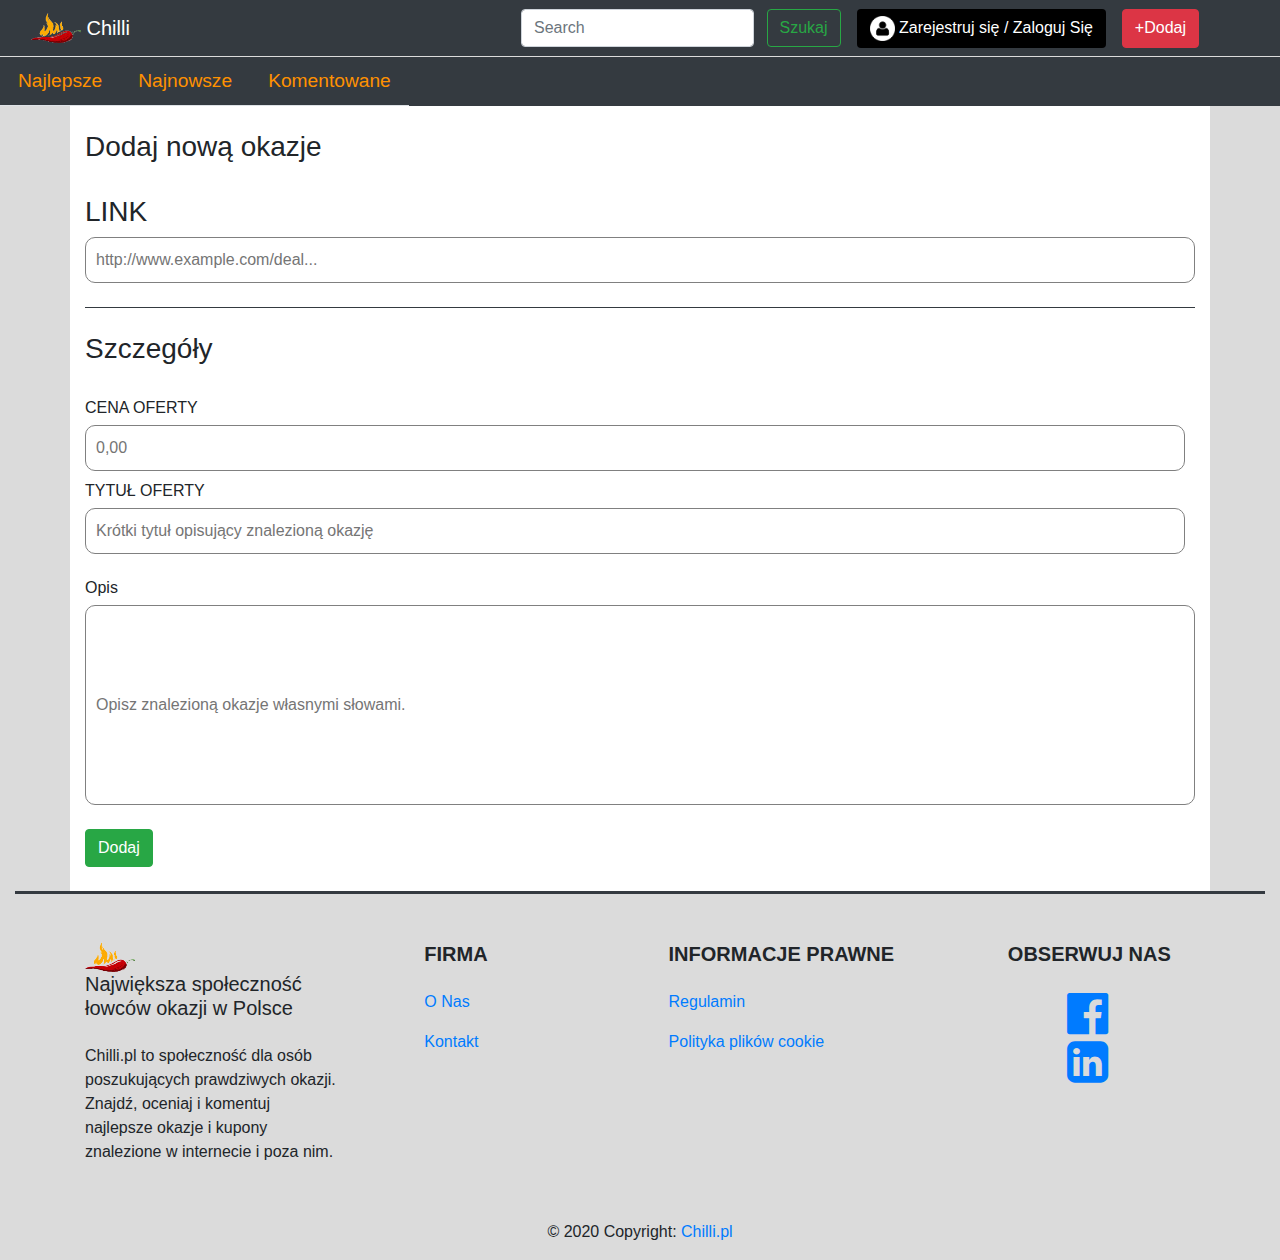
<file: add.html>
<!DOCTYPE html>
<html lang="PL">
<head>
        <meta charset="UTF-8">
        <title>projektPwl</title>
        <link rel="stylesheet" href="css/projektstyle.css">
        <link rel="stylesheet" href="https://stackpath.bootstrapcdn.com/bootstrap/4.4.1/css/bootstrap.min.css" integrity="sha384-Vkoo8x4CGsO3+Hhxv8T/Q5PaXtkKtu6ug5TOeNV6gBiFeWPGFN9MuhOf23Q9Ifjh" crossorigin="anonymous">
        <script src="https://code.jquery.com/jquery-3.4.1.slim.min.js" integrity="sha384-J6qa4849blE2+poT4WnyKhv5vZF5SrPo0iEjwBvKU7imGFAV0wwj1yYfoRSJoZ+n" crossorigin="anonymous"></script>
        <script src="https://cdn.jsdelivr.net/npm/popper.js@1.16.0/dist/umd/popper.min.js" integrity="sha384-Q6E9RHvbIyZFJoft+2mJbHaEWldlvI9IOYy5n3zV9zzTtmI3UksdQRVvoxMfooAo" crossorigin="anonymous"></script>
        <script src="https://stackpath.bootstrapcdn.com/bootstrap/4.4.1/js/bootstrap.min.js" integrity="sha384-wfSDF2E50Y2D1uUdj0O3uMBJnjuUD4Ih7YwaYd1iqfktj0Uod8GCExl3Og8ifwB6" crossorigin="anonymous"></script>
        <meta name="viewport" content="width=device-width, initial-scale=1">
        <link rel="stylesheet" href="https://cdnjs.cloudflare.com/ajax/libs/font-awesome/4.7.0/css/font-awesome.min.css">
        <style>
            body{
                margin: 0;
                background-color: rgba(179, 179, 179, 0.479);
            }
        </style>
</head>
<body>
    <div class="container-fluid">
        <header class="bg-dark">
            <nav class="row navbar navbar-dark bg-dark d-flex flex-nowrap">
                <div class="col ml-auto" id="one1">
                    <a class="navbar-brand" href="index.html">
                        <img src="images/logochilli2.png" width="50" height="30" class="d-inline-block align-top" alt="">
                        Chilli
                    </a>
                </div>
                <div class="col-10 ml-auto mr-auto d-md-flex justify-content-end" id="one2">
                    <form class="d-none d-lg-block form-inline my-2 my-lg-0 justify-content-end flex-nowrap">
                        <input class="form-control mr-sm-2" type="search" placeholder="Search" aria-label="Search">
                        <button class="btn btn-outline-success my-2 my-sm-0" type="submit">Szukaj</button>
                    </form>
                    <div class="d-none d-md-block justify-content-end text- mr-3 ml-3">
                        <a id="one3" class="test-loginButton btn btn--mode-header-login btn--toW5-square" href="#">
                            <img src="images/pngwave.png" width="25" height="25" class="d-inline-block align-top" alt="">
                            <span class="space--l-2 hide--toW5">Zarejestruj się / Zaloguj Się</span></a>
                    </div>
                    <div class="d-flex justify-content-end" id="dodajbutt">
                        <a class="btn btn-danger" href="add.html">+Dodaj</a>
                      </div>
                </div>
            </nav>
        </header>
        <div class="row d-flex flex-nowrap bg-dark" id="subnav1">
            <ul class="nav nav-tabs" id="myTab" role="tablist">
                <li class="nav-item">
                    <a class="nav-link" id="sub1" href="#">Najlepsze</a>
                </li>
                <li class="nav-item">
                    <a class="nav-link" id="sub2" href="#">Najnowsze</a>
                </li>
                <li class="nav-item">
                    <a class="nav-link" id="sub3" href="#">Komentowane</a>
                </li>
            </ul>
        </div>

        <div class="container">
            <div class="row">
                <div class="col" id="addokazja1">
                    <br />
                    <h3>Dodaj nową okazje</h3><br>
                    <div id="tekstinputadd">
                        <div>
                            <h3>LINK</h3>
                            <input type="text" placeholder="http://www.example.com/deal...">
                        </div><br>
                        <hr style="height: 1px; border: 0px; margin: 0; padding: 0; margin-left: 0;" class="bg-dark"><br>
                        <div>
                            <h3>Szczegóły</h3><br>
                            <h6>CENA OFERTY</h6>
                            <div class="d-flex" style="margin-bottom: 10px;">
                                <input style="margin-right: 10px;" type="text" placeholder="0,00">
                            </div>
                            <h6>TYTUŁ OFERTY</h6>
                            <div class="d-flex">
                                <input style="margin-right: 10px;" type="text" placeholder="Krótki tytuł opisujący znalezioną okazję">
                            </div>
                        </div><br>
                        <div>
                            <h6>Opis</h6>
                            <input style="height: 200px;" type="text" placeholder="Opisz znalezioną okazje własnymi słowami.">
                        </div><br>
                    </div>
                    <div class="d-flex justify-content-start">
                        <a class="btn btn-success" href="addmessage.html">Dodaj</a>
                    </div><br>
                </div>
                <!-- <div class="col-1"></div>

                <div class="col-5" id="addokazja2">
                    <div class="row">
                        <h3>Podgląd</h3>
                    </div>
                    <div class="row" id="addokazja3">
                        <button id="close-image">
                        <img src="https://image.shutterstock.com/image-vector/grunge-red-sample-word-round-260nw-1242668641.jpg"></button>
                    </div>
                </div> -->
            </div>
        </div>
        
        <div>
            <hr style="height: 3px; border: 0px; margin: 0; padding: 0; margin-left: 0;" class="bg-dark">
        </div>
        
        <footer class="page-footer font-small mdb-color lighten-3 pt-4">
            <div class="container text-center text-md-left">
            <div class="row">
            <div class="col-md-4 col-lg-3 mr-auto my-md-4 my-0 mt-4 mb-1" id="footerinfo">
                <img src="images/logochilli2.png" width="50" height="30" class="d-inline-block align-top" alt="">
                <h5 class="mb-4">Największa społeczność łowców okazji w Polsce</h5>
                <p>Chilli.pl to społeczność dla osób poszukujących prawdziwych okazji. Znajdź, oceniaj i komentuj najlepsze okazje i kupony znalezione w internecie i poza nim.</p>
            </div>
            <hr class="clearfix w-100 d-md-none">
            <div class="col-md-2 col-lg-2 mx-auto my-md-4 my-0 mt-4 mb-1">
                <h5 class="font-weight-bold text-uppercase mb-4">Firma</h5>
                <ul class="list-unstyled">
                    <li>
                        <p>
                            <a href="oNas.html">O Nas</a>
                        </p>
                    </li>
                    <li>
                        <p>
                            <a href="kontakt.html">Kontakt</a>
                        </p>
                    </li>
                </ul>
            </div>
            <hr class="clearfix w-100 d-md-none">
            <div class="col-md-4 col-lg-3 mx-auto my-md-4 my-0 mt-4 mb-1">
                <h5 class="font-weight-bold text-uppercase mb-4" style="white-space: nowrap;">Informacje prawne</h5>
                    <ul class="list-unstyled">
                        <li>
                            <p>
                                <a href="regulamin.html">Regulamin</a>
                            </p>
                        </li>
                        <li>
                            <p>
                                <a href="cookie.html">Polityka plików cookie</a>
                            </p>
                        </li>
                    </ul>
            </div>
            <hr class="clearfix w-100 d-md-none">
            <div class="col-md-2 col-lg-2 text-center mx-auto my-4" style="white-space: nowrap;">
                <h5 class="font-weight-bold text-uppercase mb-4">Obserwuj nas</h5>
                    <a class="btn-floating btn-fb" href="https://www.facebook.com/pl.pepper">
                        <i class="fa fa-facebook-official" style="font-size:48px"></i>
                    </a><br>
                    <a class="btn-floating btn-tw" href="https://www.linkedin.com/company/pepper.com/">
                        <i class="fa fa-linkedin-square" style="font-size:48px" ></i>
                    </a>
            </div>
            </div>
            </div>
            <div class="footer-copyright text-center py-3">© 2020 Copyright:
                <a href="https://chilli.pl/"> Chilli.pl</a>
            </div>
        </footer>

        </div>

        <div class="popup">
            <div class="popup-content">
                <img src="images/close.png" alt="Close" class="close">
                <img src="images/user.png" alt="User" width="70" height="70" id="user">
                <input type="text" placeholder="Login">
                <input type="text" placeholder="Hasło">
                <a href="#" id="logbutton" class="button btn btn--mode-header-login btn--toW5-square">Zaloguj się</a>
            </div>

        </div>
        <script>
            document.getElementById("one3").addEventListener("click", function(){
                document.querySelector(".popup").style.display = "flex";
            })

            document.querySelector(".close").addEventListener("click", function(){
                document.querySelector(".popup").style.display = "none";
            })
        </script>
</body>
</file>
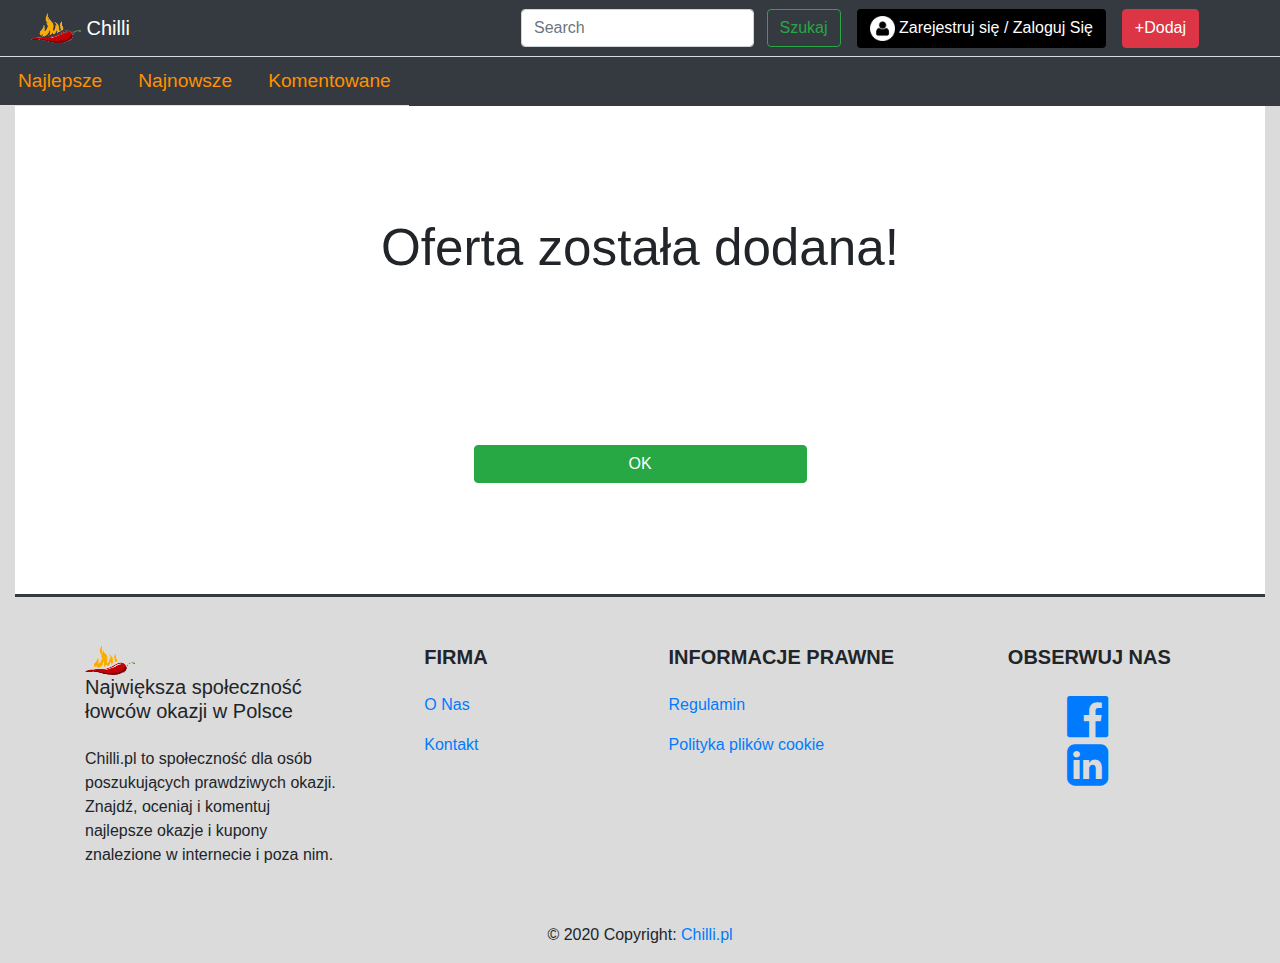
<file: addmessage.html>
<!DOCTYPE html>
<html lang="PL">
<head>
        <meta charset="UTF-8">
        <title>projektPwl</title>
        <link rel="stylesheet" href="css/projektstyle.css">
        <link rel="stylesheet" href="https://stackpath.bootstrapcdn.com/bootstrap/4.4.1/css/bootstrap.min.css" integrity="sha384-Vkoo8x4CGsO3+Hhxv8T/Q5PaXtkKtu6ug5TOeNV6gBiFeWPGFN9MuhOf23Q9Ifjh" crossorigin="anonymous">
        <script src="https://code.jquery.com/jquery-3.4.1.slim.min.js" integrity="sha384-J6qa4849blE2+poT4WnyKhv5vZF5SrPo0iEjwBvKU7imGFAV0wwj1yYfoRSJoZ+n" crossorigin="anonymous"></script>
        <script src="https://cdn.jsdelivr.net/npm/popper.js@1.16.0/dist/umd/popper.min.js" integrity="sha384-Q6E9RHvbIyZFJoft+2mJbHaEWldlvI9IOYy5n3zV9zzTtmI3UksdQRVvoxMfooAo" crossorigin="anonymous"></script>
        <script src="https://stackpath.bootstrapcdn.com/bootstrap/4.4.1/js/bootstrap.min.js" integrity="sha384-wfSDF2E50Y2D1uUdj0O3uMBJnjuUD4Ih7YwaYd1iqfktj0Uod8GCExl3Og8ifwB6" crossorigin="anonymous"></script>
        <meta name="viewport" content="width=device-width, initial-scale=1">
        <link rel="stylesheet" href="https://cdnjs.cloudflare.com/ajax/libs/font-awesome/4.7.0/css/font-awesome.min.css">
        <style>
            body{
                margin: 0;
                background-color: rgba(179, 179, 179, 0.479);
            }
            .my-container{
                empty-cells: hide;
            }
            .my-row{
                height: 400px;
                margin-top: 10px;
                margin-bottom: 10px;
                padding: 0;
            
            }
            .my-col{
                border-radius: 15px;
                border: 3px solid white;
                background-color: white;
            }
        </style>
</head>
<body>
    <div class="container-fluid">
        <header class="bg-dark">
            <nav class="row navbar navbar-dark bg-dark d-flex flex-nowrap">
                <div class="col ml-auto" id="one1">
                    <a class="navbar-brand" href="index.html">
                        <img src="images/logochilli2.png" width="50" height="30" class="d-inline-block align-top" alt="">
                        Chilli
                    </a>
                </div>
                <div class="col-10 ml-auto mr-auto d-md-flex justify-content-end" id="one2">
                    <form class="d-none d-lg-block form-inline my-2 my-lg-0 justify-content-end flex-nowrap">
                        <input class="form-control mr-sm-2" type="search" placeholder="Search" aria-label="Search">
                        <button class="btn btn-outline-success my-2 my-sm-0" type="submit">Szukaj</button>
                    </form>
                    <div class="d-none d-md-block justify-content-end text- mr-3 ml-3">
                        <a id="one3" class="test-loginButton btn btn--mode-header-login btn--toW5-square" href="#">
                            <img src="images/pngwave.png" width="25" height="25" class="d-inline-block align-top" alt="">
                            <span class="space--l-2 hide--toW5">Zarejestruj się / Zaloguj Się</span></a>
                    </div>
                    <div class="d-flex justify-content-end" id="dodajbutt">
                        <a class="btn btn-danger" href="add.html">+Dodaj</a>
                      </div>
                </div>
            </nav>
        </header>
        <div class="row d-flex flex-nowrap bg-dark" id="subnav1">
            <ul class="nav nav-tabs" id="myTab" role="tablist">
                <li class="nav-item">
                    <a class="nav-link" id="sub1" href="css/01loginpage.css">Najlepsze</a>
                </li>
                <li class="nav-item">
                    <a class="nav-link" id="sub2" href="css/01loginpage.css">Najnowsze</a>
                </li>
                <li class="nav-item">
                    <a class="nav-link" id="sub3" href="css/01loginpage.css">Komentowane</a>
                </li>
            </ul>
        </div>

        <div id="conf_M">
            <div class="container d-flex justify-content-center">
                <h1>Oferta została dodana!</h1>
            </div>
            <div class="container d-flex justify-content-center">
                <a class="btn btn-success" href="index.html">OK</a>
            </div>
        </div>
        <div>
            <hr style="height: 3px; border: 0px; margin: 0; padding: 0; margin-left: 0;" class="bg-dark">
        </div>


        
        <footer class="page-footer font-small mdb-color lighten-3 pt-4">
            <div class="container text-center text-md-left">
            <div class="row">
            <div class="col-md-4 col-lg-3 mr-auto my-md-4 my-0 mt-4 mb-1" id="footerinfo">
                <img src="images/logochilli2.png" width="50" height="30" class="d-inline-block align-top" alt="">
                <h5 class="mb-4">Największa społeczność łowców okazji w Polsce</h5>
                <p>Chilli.pl to społeczność dla osób poszukujących prawdziwych okazji. Znajdź, oceniaj i komentuj najlepsze okazje i kupony znalezione w internecie i poza nim.</p>
            </div>
            <hr class="clearfix w-100 d-md-none">
            <div class="col-md-2 col-lg-2 mx-auto my-md-4 my-0 mt-4 mb-1">
                <h5 class="font-weight-bold text-uppercase mb-4">Firma</h5>
                <ul class="list-unstyled">
                    <li>
                        <p>
                            <a href="oNas.html">O Nas</a>
                        </p>
                    </li>
                    <li>
                        <p>
                            <a href="kontakt.html">Kontakt</a>
                        </p>
                    </li>
                </ul>
            </div>
            <hr class="clearfix w-100 d-md-none">
            <div class="col-md-4 col-lg-3 mx-auto my-md-4 my-0 mt-4 mb-1">
                <h5 class="font-weight-bold text-uppercase mb-4" style="white-space: nowrap;">Informacje prawne</h5>
                    <ul class="list-unstyled">
                        <li>
                            <p>
                                <a href="regulamin.html">Regulamin</a>
                            </p>
                        </li>
                        <li>
                            <p>
                                <a href="cookie.html">Polityka plików cookie</a>
                            </p>
                        </li>
                    </ul>
            </div>
            <hr class="clearfix w-100 d-md-none">
            <div class="col-md-2 col-lg-2 text-center mx-auto my-4" style="white-space: nowrap;">
                <h5 class="font-weight-bold text-uppercase mb-4">Obserwuj nas</h5>
                    <a class="btn-floating btn-fb" href="https://www.facebook.com/pl.pepper">
                        <i class="fa fa-facebook-official" style="font-size:48px"></i>
                    </a><br>
                    <a class="btn-floating btn-tw" href="https://www.linkedin.com/company/pepper.com/">
                        <i class="fa fa-linkedin-square" style="font-size:48px" ></i>
                    </a>
            </div>
            </div>
            </div>
            <div class="footer-copyright text-center py-3">© 2020 Copyright:
                <a href="https://chilli.pl/"> Chilli.pl</a>
            </div>
        </footer>

        </div>

        <div class="popup">
            <div class="popup-content">
                <img src="images/close.png" alt="Close" class="close">
                <img src="images/user.png" alt="User" width="70" height="70" id="user">
                <input type="text" placeholder="Login">
                <input type="text" placeholder="Hasło">
                <a href="#" id="logbutton" class="button btn btn--mode-header-login btn--toW5-square">Zaloguj się</a>
            </div>

        </div>
        <script>
            document.getElementById("one3").addEventListener("click", function(){
                document.querySelector(".popup").style.display = "flex";
            })

            document.querySelector(".close").addEventListener("click", function(){
                document.querySelector(".popup").style.display = "none";
            })
        </script>
</body>
</file>
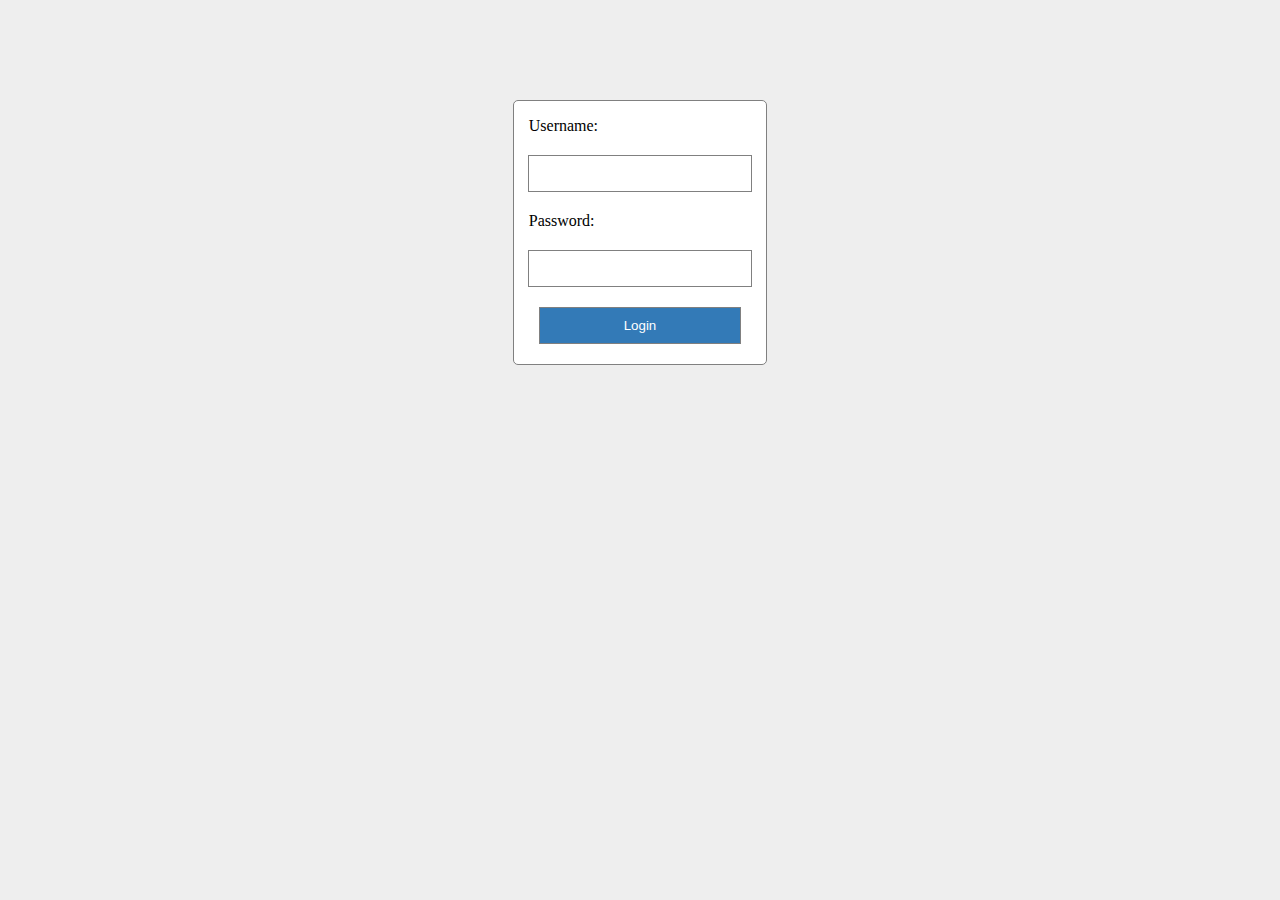
<file: adminlog.html>
<!DOCTYPE html>
<html lang="PL">
    <head>
        <meta charset="UTF-8">
        <title>Admin Login Page</title>
        <link rel="stylesheet" type="text/css" href="css/projektstyle.css">
    </head>
    <body id="adminlogbody">
        <div id="admindiv" class="">
            <p>
                <label>Username:</label>
                <input type="text" id="adminuser" name="adminuser">
            </p>
            <p>
                <label>Password:</label>
                <input type="password" id="pass" name="pass">
            </p>
            <p>
                <input type="button" class="button_active" value="Login" id="adminbtn" onclick="location.href='indexadmin.html';" />
            </p>
        </div>
    </body>
</html>
</file>
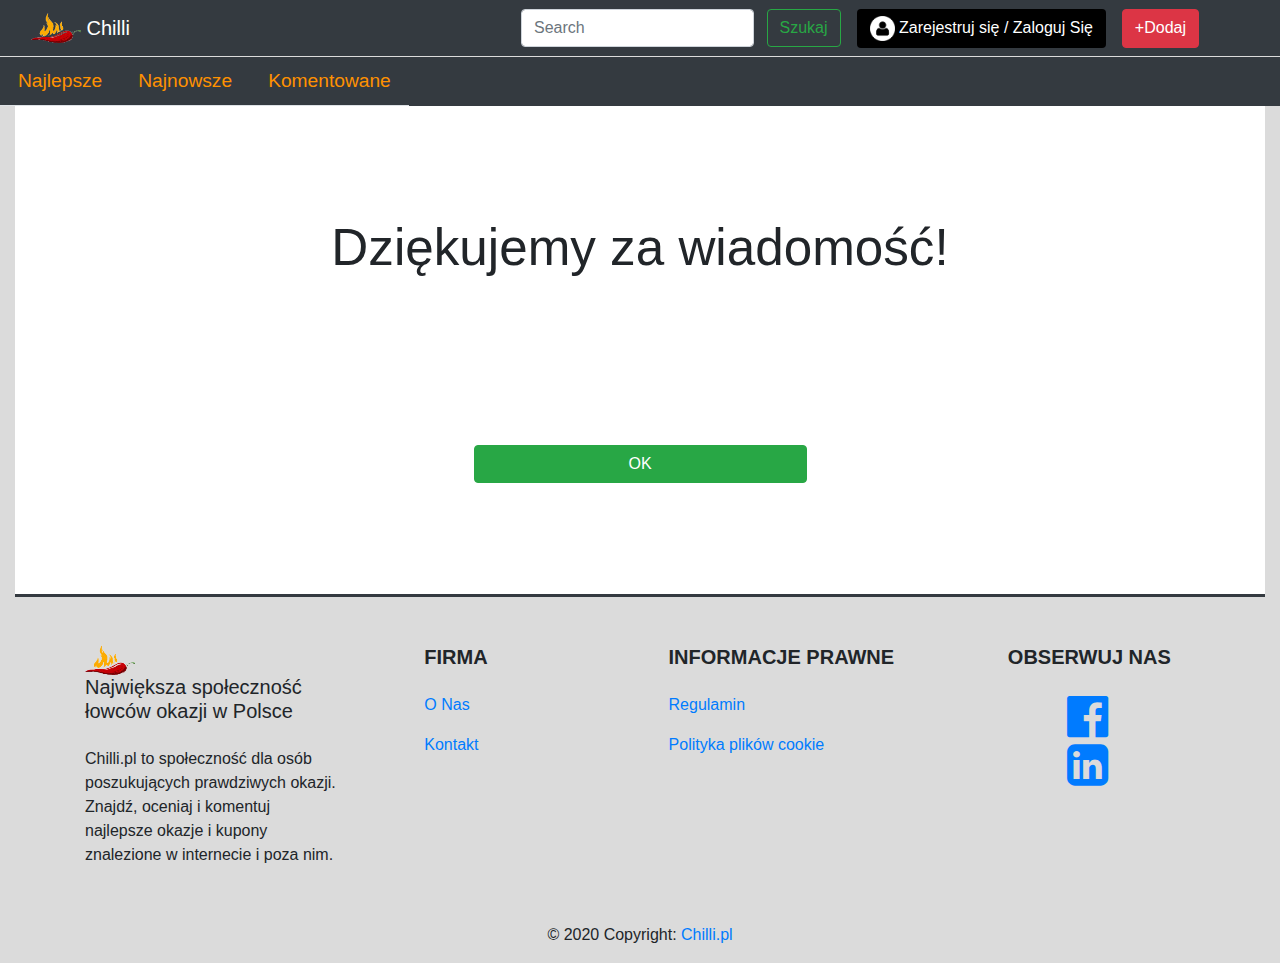
<file: confmessage.html>
<!DOCTYPE html>
<html lang="PL">
<head>
        <meta charset="UTF-8">
        <title>projektPwl</title>
        <link rel="stylesheet" href="css/projektstyle.css">
        <link rel="stylesheet" href="https://stackpath.bootstrapcdn.com/bootstrap/4.4.1/css/bootstrap.min.css" integrity="sha384-Vkoo8x4CGsO3+Hhxv8T/Q5PaXtkKtu6ug5TOeNV6gBiFeWPGFN9MuhOf23Q9Ifjh" crossorigin="anonymous">
        <script src="https://code.jquery.com/jquery-3.4.1.slim.min.js" integrity="sha384-J6qa4849blE2+poT4WnyKhv5vZF5SrPo0iEjwBvKU7imGFAV0wwj1yYfoRSJoZ+n" crossorigin="anonymous"></script>
        <script src="https://cdn.jsdelivr.net/npm/popper.js@1.16.0/dist/umd/popper.min.js" integrity="sha384-Q6E9RHvbIyZFJoft+2mJbHaEWldlvI9IOYy5n3zV9zzTtmI3UksdQRVvoxMfooAo" crossorigin="anonymous"></script>
        <script src="https://stackpath.bootstrapcdn.com/bootstrap/4.4.1/js/bootstrap.min.js" integrity="sha384-wfSDF2E50Y2D1uUdj0O3uMBJnjuUD4Ih7YwaYd1iqfktj0Uod8GCExl3Og8ifwB6" crossorigin="anonymous"></script>
        <meta name="viewport" content="width=device-width, initial-scale=1">
        <link rel="stylesheet" href="https://cdnjs.cloudflare.com/ajax/libs/font-awesome/4.7.0/css/font-awesome.min.css">
        <style>
            body{
                margin: 0;
                background-color: rgba(179, 179, 179, 0.479);
            }
        </style>
</head>
<body>
    <div class="container-fluid">
        <header class="bg-dark">
            <nav class="row navbar navbar-dark bg-dark d-flex flex-nowrap">
                <div class="col ml-auto" id="one1">
                    <a class="navbar-brand" href="index.html">
                        <img src="images/logochilli2.png" width="50" height="30" class="d-inline-block align-top" alt="">
                        Chilli
                    </a>
                </div>
                <div class="col-10 ml-auto mr-auto d-md-flex justify-content-end" id="one2">
                    <form class="d-none d-lg-block form-inline my-2 my-lg-0 justify-content-end flex-nowrap">
                        <input class="form-control mr-sm-2" type="search" placeholder="Search" aria-label="Search">
                        <button class="btn btn-outline-success my-2 my-sm-0" type="submit">Szukaj</button>
                    </form>
                    <div class="d-none d-md-block justify-content-end text- mr-3 ml-3">
                        <a id="one3" class="test-loginButton btn btn--mode-header-login btn--toW5-square" href="#">
                            <img src="images/pngwave.png" width="25" height="25" class="d-inline-block align-top" alt="">
                            <span class="space--l-2 hide--toW5">Zarejestruj się / Zaloguj Się</span></a>
                    </div>
                    <div class="d-flex justify-content-end" id="dodajbutt">
                        <a class="btn btn-danger" href="add.html">+Dodaj</a>
                      </div>
                </div>
            </nav>
        </header>
        <div class="row d-flex flex-nowrap bg-dark" id="subnav1">
            <ul class="nav nav-tabs" id="myTab" role="tablist">
                <li class="nav-item">
                    <a class="nav-link" id="sub1" href="#">Najlepsze</a>
                </li>
                <li class="nav-item">
                    <a class="nav-link" id="sub2" href="#">Najnowsze</a>
                </li>
                <li class="nav-item">
                    <a class="nav-link" id="sub3" href="#">Komentowane</a>
                </li>
            </ul>
        </div>

        <div id="conf_M">
            <div class="container d-flex justify-content-center">
                <h1>Dziękujemy za wiadomość!</h1>
            </div>
            <div class="container d-flex justify-content-center">
                <a class="btn btn-success" href="index.html">OK</a>
            </div>
        </div>
        <div>
            <hr style="height: 3px; border: 0px; margin: 0; padding: 0; margin-left: 0;" class="bg-dark">
        </div>
        
        <footer class="page-footer font-small mdb-color lighten-3 pt-4">
            <div class="container text-center text-md-left">
            <div class="row">
            <div class="col-md-4 col-lg-3 mr-auto my-md-4 my-0 mt-4 mb-1" id="footerinfo">
                <img src="images/logochilli2.png" width="50" height="30" class="d-inline-block align-top" alt="">
                <h5 class="mb-4">Największa społeczność łowców okazji w Polsce</h5>
                <p>Chilli.pl to społeczność dla osób poszukujących prawdziwych okazji. Znajdź, oceniaj i komentuj najlepsze okazje i kupony znalezione w internecie i poza nim.</p>
            </div>
            <hr class="clearfix w-100 d-md-none">
            <div class="col-md-2 col-lg-2 mx-auto my-md-4 my-0 mt-4 mb-1">
                <h5 class="font-weight-bold text-uppercase mb-4">Firma</h5>
                <ul class="list-unstyled">
                    <li>
                        <p>
                            <a href="oNas.html">O Nas</a>
                        </p>
                    </li>
                    <li>
                        <p>
                            <a href="kontakt.html">Kontakt</a>
                        </p>
                    </li>
                </ul>
            </div>
            <hr class="clearfix w-100 d-md-none">
            <div class="col-md-4 col-lg-3 mx-auto my-md-4 my-0 mt-4 mb-1">
                <h5 class="font-weight-bold text-uppercase mb-4" style="white-space: nowrap;">Informacje prawne</h5>
                    <ul class="list-unstyled">
                        <li>
                            <p>
                                <a href="regulamin.html">Regulamin</a>
                            </p>
                        </li>
                        <li>
                            <p>
                                <a href="cookie.html">Polityka plików cookie</a>
                            </p>
                        </li>
                    </ul>
            </div>
            <hr class="clearfix w-100 d-md-none">
            <div class="col-md-2 col-lg-2 text-center mx-auto my-4" style="white-space: nowrap;">
                <h5 class="font-weight-bold text-uppercase mb-4">Obserwuj nas</h5>
                    <a class="btn-floating btn-fb" href="https://www.facebook.com/pl.pepper">
                        <i class="fa fa-facebook-official" style="font-size:48px"></i>
                    </a><br>
                    <a class="btn-floating btn-tw" href="https://www.linkedin.com/company/pepper.com/">
                        <i class="fa fa-linkedin-square" style="font-size:48px" ></i>
                    </a>
            </div>
            </div>
            </div>
            <div class="footer-copyright text-center py-3">© 2020 Copyright:
                <a href="https://chilli.pl/"> Chilli.pl</a>
            </div>
        </footer>

        </div>

        <div class="popup">
            <div class="popup-content">
                <img src="images/close.png" alt="Close" class="close">
                <img src="images/user.png" alt="User" width="70" height="70" id="user">
                <input type="text" placeholder="Login">
                <input type="text" placeholder="Hasło">
                <a href="#" id="logbutton" class="button btn btn--mode-header-login btn--toW5-square">Zaloguj się</a>
            </div>

        </div>
        <script>
            document.getElementById("one3").addEventListener("click", function(){
                document.querySelector(".popup").style.display = "flex";
            })

            document.querySelector(".close").addEventListener("click", function(){
                document.querySelector(".popup").style.display = "none";
            })
        </script>
</body>
</file>
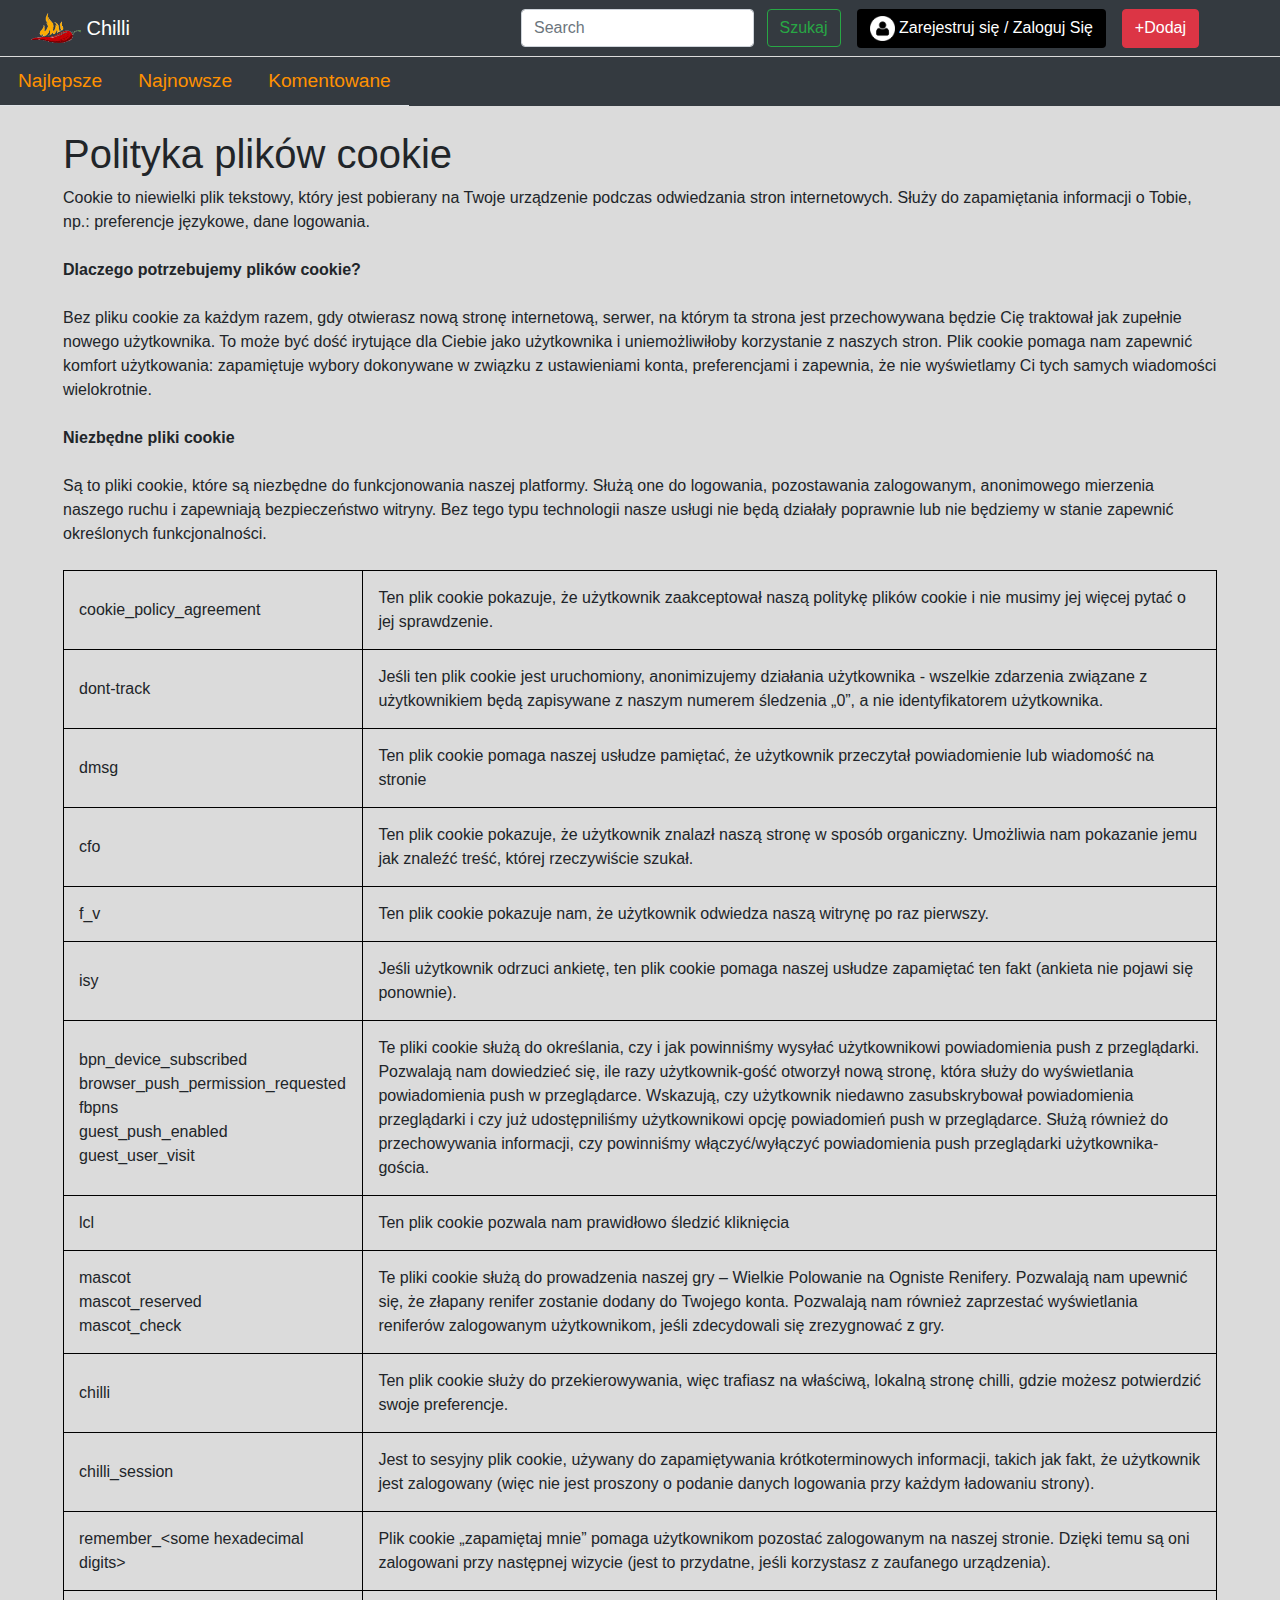
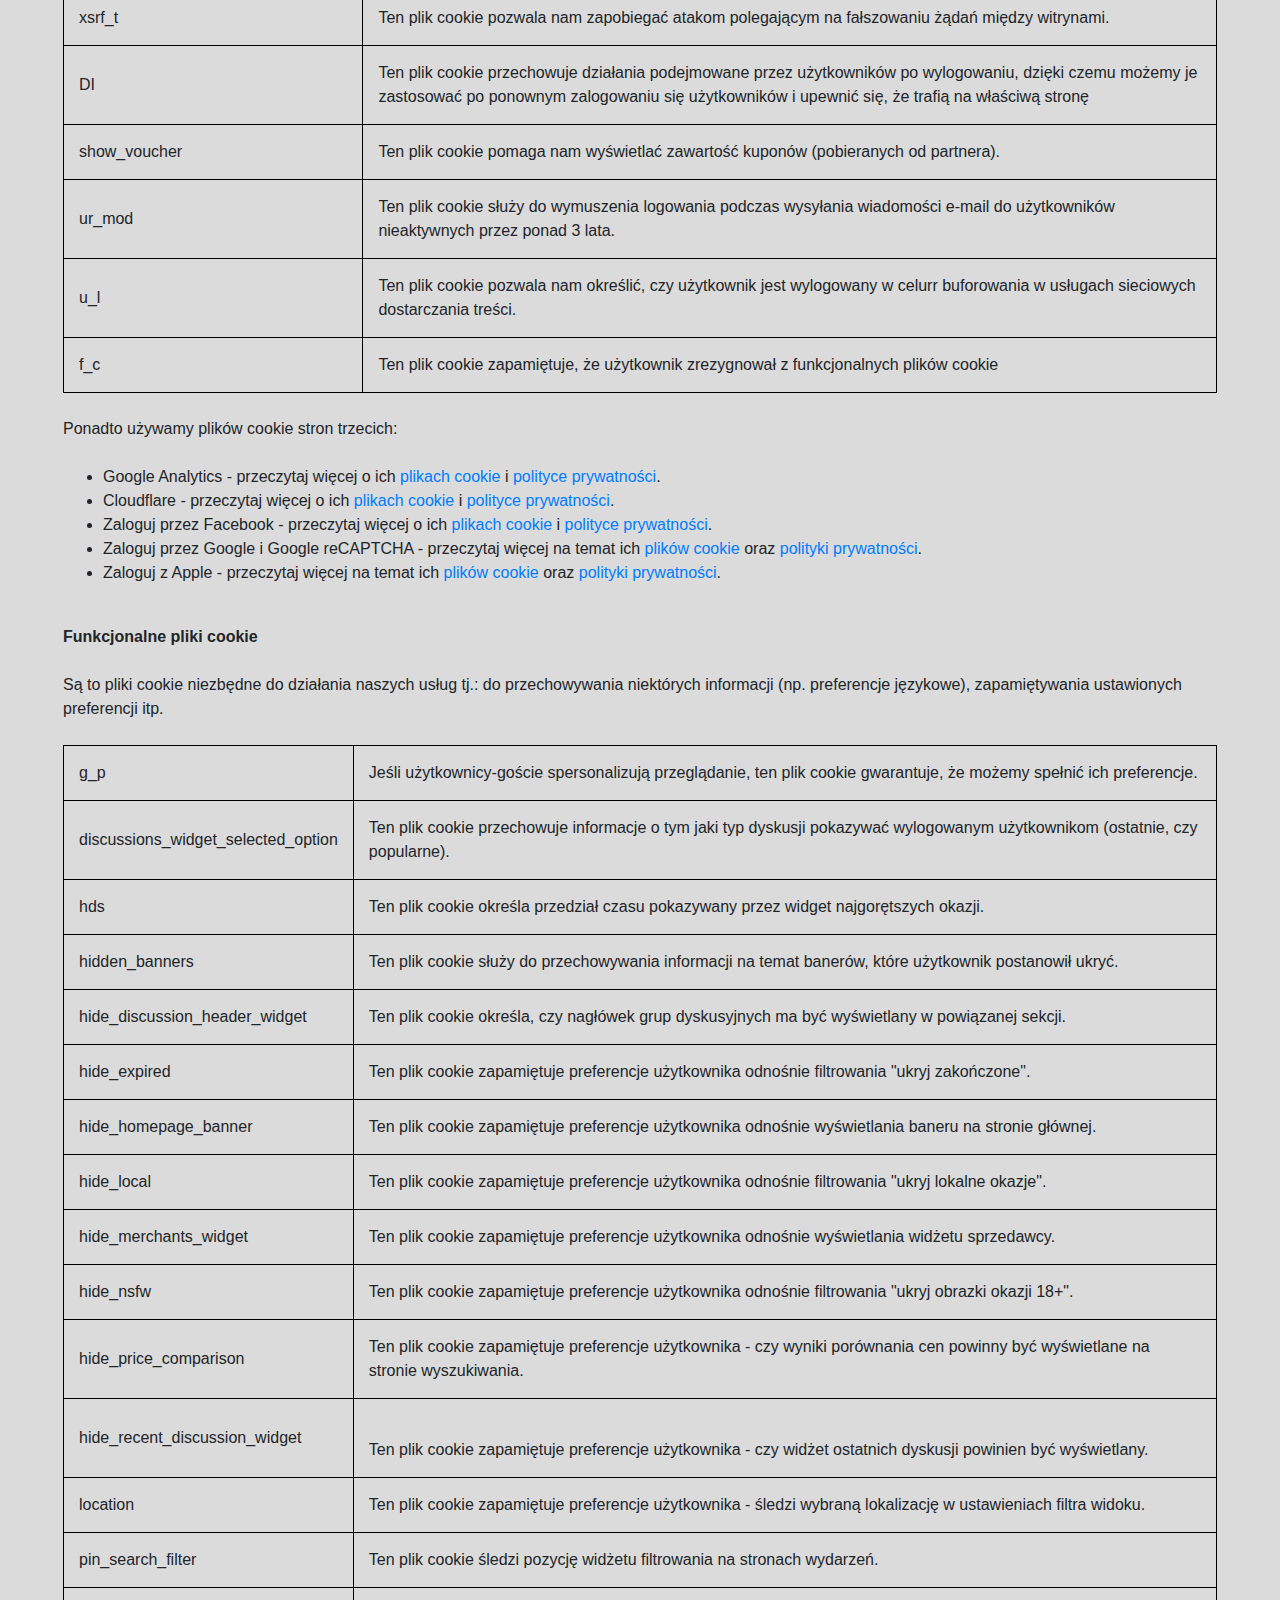
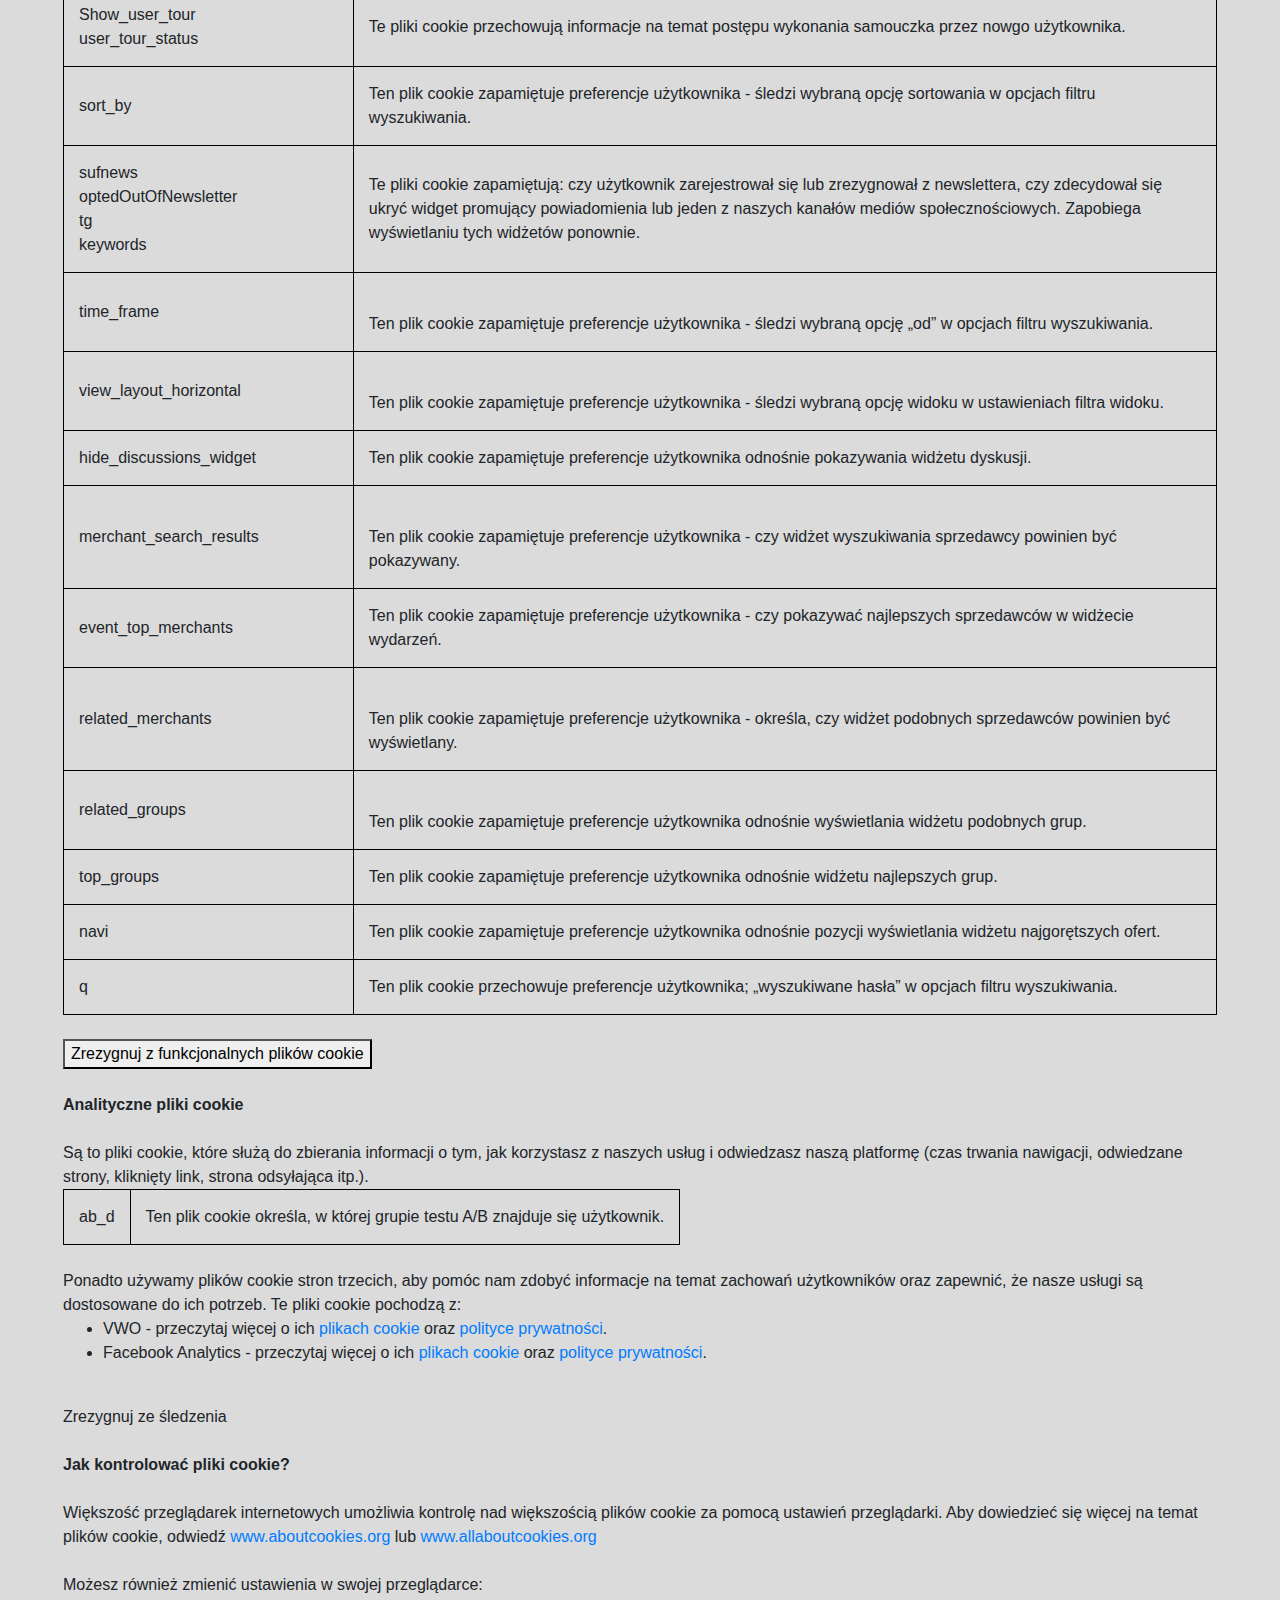
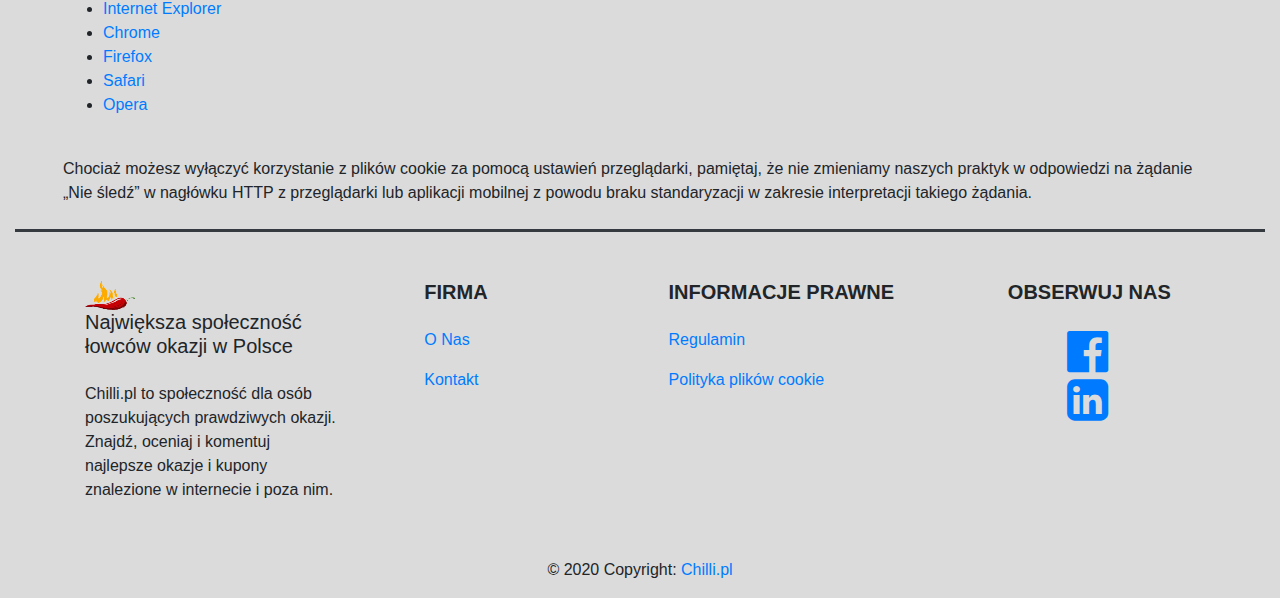
<file: cookie.html>
<!DOCTYPE html>
<html lang="PL">
<head>
        <meta charset="UTF-8">
        <title>projektPwl</title>
        <link rel="stylesheet" href="css/projektstyle.css">
        <link rel="stylesheet" href="https://stackpath.bootstrapcdn.com/bootstrap/4.4.1/css/bootstrap.min.css" integrity="sha384-Vkoo8x4CGsO3+Hhxv8T/Q5PaXtkKtu6ug5TOeNV6gBiFeWPGFN9MuhOf23Q9Ifjh" crossorigin="anonymous">
        <script src="https://code.jquery.com/jquery-3.4.1.slim.min.js" integrity="sha384-J6qa4849blE2+poT4WnyKhv5vZF5SrPo0iEjwBvKU7imGFAV0wwj1yYfoRSJoZ+n" crossorigin="anonymous"></script>
        <script src="https://cdn.jsdelivr.net/npm/popper.js@1.16.0/dist/umd/popper.min.js" integrity="sha384-Q6E9RHvbIyZFJoft+2mJbHaEWldlvI9IOYy5n3zV9zzTtmI3UksdQRVvoxMfooAo" crossorigin="anonymous"></script>
        <script src="https://stackpath.bootstrapcdn.com/bootstrap/4.4.1/js/bootstrap.min.js" integrity="sha384-wfSDF2E50Y2D1uUdj0O3uMBJnjuUD4Ih7YwaYd1iqfktj0Uod8GCExl3Og8ifwB6" crossorigin="anonymous"></script>
        <meta name="viewport" content="width=device-width, initial-scale=1">
        <link rel="stylesheet" href="https://cdnjs.cloudflare.com/ajax/libs/font-awesome/4.7.0/css/font-awesome.min.css">
        <style>
            body{
                margin: 0;
                background-color: rgba(179, 179, 179, 0.479);
            }
        </style>
</head>
<body>
    <div class="container-fluid">
        <header class="bg-dark">
            <nav class="row navbar navbar-dark bg-dark d-flex flex-nowrap">
                <div class="col ml-auto" id="one1">
                    <a class="navbar-brand" href="index.html">
                        <img src="images/logochilli2.png" width="50" height="30" class="d-inline-block align-top" alt="">
                        Chilli
                    </a>
                </div>
                <div class="col-10 ml-auto mr-auto d-md-flex justify-content-end" id="one2">
                    <form class="d-none d-lg-block form-inline my-2 my-lg-0 justify-content-end flex-nowrap">
                        <input class="form-control mr-sm-2" type="search" placeholder="Search" aria-label="Search">
                        <button class="btn btn-outline-success my-2 my-sm-0" type="submit">Szukaj</button>
                    </form>
                    <div class="d-none d-md-block justify-content-end text- mr-3 ml-3">
                        <a id="one3" class="test-loginButton btn btn--mode-header-login btn--toW5-square" href="#">
                            <img src="images/pngwave.png" width="25" height="25" class="d-inline-block align-top" alt="">
                            <span class="space--l-2 hide--toW5">Zarejestruj się / Zaloguj Się</span></a>
                    </div>
                    <div class="d-flex justify-content-end" id="dodajbutt">
                        <a class="btn btn-danger" href="add.html">+Dodaj</a>
                      </div>
                </div>
            </nav>
        </header>
        <div class="row d-flex flex-nowrap bg-dark" id="subnav1">
            <ul class="nav nav-tabs" id="myTab" role="tablist">
                <li class="nav-item">
                    <a class="nav-link" id="sub1" href="#">Najlepsze</a>
                </li>
                <li class="nav-item">
                    <a class="nav-link" id="sub2" href="#">Najnowsze</a>
                </li>
                <li class="nav-item">
                    <a class="nav-link" id="sub3" href="#">Komentowane</a>
                </li>
            </ul>
        </div>

        <div class="box mr-5 ml-5"><br>
            <h1 class="page2-title">Polityka plików cookie</h1>
            <div>
                Cookie to niewielki plik tekstowy, który jest pobierany na Twoje urządzenie podczas odwiedzania stron internetowych. Służy do zapamiętania informacji o Tobie, np.: preferencje językowe, dane logowania. <br><br>
                <strong>Dlaczego potrzebujemy plików cookie?</strong><br><br>
            Bez pliku cookie za każdym razem, gdy otwierasz nową stronę internetową, serwer, na którym ta strona jest przechowywana będzie Cię traktował jak zupełnie nowego użytkownika. To może być dość irytujące dla Ciebie jako użytkownika i uniemożliwiłoby korzystanie z naszych stron. Plik cookie pomaga nam zapewnić komfort użytkowania: zapamiętuje wybory dokonywane w związku z ustawieniami konta, preferencjami i zapewnia, że nie wyświetlamy Ci tych samych wiadomości wielokrotnie.
            <br><br>
            <strong>Niezbędne pliki cookie</strong><br>
            <br>
            Są to pliki cookie, które są niezbędne do funkcjonowania naszej platformy. Służą one do logowania, pozostawania zalogowanym, anonimowego mierzenia naszego ruchu i zapewniają bezpieczeństwo witryny. Bez tego typu technologii nasze usługi nie będą działały poprawnie lub nie będziemy w stanie zapewnić określonych funkcjonalności.
            <br><br><div>
                <table>
                    <tbody><tr><td>
                            cookie_policy_agreement
                        <br></td><td>
                        Ten plik cookie pokazuje, że użytkownik zaakceptował naszą politykę plików cookie i nie musimy jej więcej pytać o jej sprawdzenie.
                    </td></tr><tr><td>
                        dont-track
                    </td><td>
                        Jeśli ten plik cookie jest uruchomiony, anonimizujemy działania użytkownika - wszelkie zdarzenia związane z użytkownikiem będą zapisywane z naszym numerem śledzenia „0”, a nie identyfikatorem użytkownika.
                    </td></tr><tr><td>
                        dmsg
                    </td><td>
                        Ten plik cookie pomaga naszej usłudze pamiętać, że użytkownik przeczytał powiadomienie lub wiadomość na stronie
                    </td></tr><tr><td>
                        cfo
                    </td><td>
                        Ten plik cookie pokazuje, że użytkownik znalazł naszą stronę w sposób organiczny. Umożliwia nam pokazanie jemu jak znaleźć treść, której rzeczywiście szukał.
                    </td></tr><tr><td>
                        f_v
                    </td><td>
                        Ten plik cookie pokazuje nam, że użytkownik odwiedza naszą witrynę po raz pierwszy.
                    </td></tr><tr><td>
                        isy
                    </td><td>
                        Jeśli użytkownik odrzuci ankietę, ten plik cookie pomaga naszej usłudze zapamiętać ten fakt (ankieta nie pojawi się ponownie).
                    </td></tr><tr><td>
                        bpn_device_subscribed 
                        <br>
                        browser_push_permission_requested
                        <br>
                        fbpns 
                        <br>
                        guest_push_enabled 
                        <br>
                        guest_user_visit
                    </td><td>
                        Te pliki cookie służą do określania, czy i jak powinniśmy wysyłać użytkownikowi powiadomienia push z przeglądarki. Pozwalają nam dowiedzieć się, ile razy użytkownik-gość otworzył nową stronę, która służy do wyświetlania powiadomienia push w przeglądarce. Wskazują, czy użytkownik niedawno zasubskrybował powiadomienia przeglądarki i czy już udostępniliśmy użytkownikowi opcję powiadomień push w przeglądarce. Służą również do przechowywania informacji, czy powinniśmy włączyć/wyłączyć powiadomienia push przeglądarki użytkownika-gościa.
                    </td></tr><tr><td>
                        lcl
                    </td><td>
                        Ten plik cookie pozwala nam prawidłowo śledzić kliknięcia
                    </td></tr><tr><td>
                        mascot 
                        <br>
                        mascot_reserved 
                        <br>
                        mascot_check
                    </td><td>
                        Te pliki cookie służą do prowadzenia naszej gry – Wielkie Polowanie na Ogniste Renifery. Pozwalają nam upewnić się, że złapany renifer zostanie dodany do Twojego konta. Pozwalają nam również zaprzestać wyświetlania reniferów zalogowanym użytkownikom, jeśli zdecydowali się zrezygnować z gry.
                    </td></tr><tr><td>
                        chilli
                    </td><td>
                        Ten plik cookie służy do przekierowywania, więc trafiasz na właściwą, lokalną stronę chilli, gdzie możesz potwierdzić swoje preferencje.
                    </td></tr><tr><td>
                        chilli_session
                    </td><td>
                        Jest to sesyjny plik cookie, używany do zapamiętywania krótkoterminowych informacji, takich jak fakt, że użytkownik jest zalogowany (więc nie jest proszony o podanie danych logowania przy każdym ładowaniu strony).
                    </td></tr><tr><td>
                        remember_&lt;some hexadecimal digits&gt;
                    </td><td>
                        Plik cookie „zapamiętaj mnie” pomaga użytkownikom pozostać zalogowanym na naszej stronie. Dzięki temu są oni zalogowani przy następnej wizycie (jest to przydatne, jeśli korzystasz z zaufanego urządzenia).
                    </td></tr><tr><td>
                        xsrf_t
                    </td><td>
                        Ten plik cookie pozwala nam zapobiegać atakom polegającym na fałszowaniu żądań między witrynami.
                    </td></tr><tr><td>
                        DI
                    </td><td>
                        Ten plik cookie przechowuje działania podejmowane przez użytkowników po wylogowaniu, dzięki czemu możemy je zastosować po ponownym zalogowaniu się użytkowników i upewnić się, że trafią na właściwą stronę
                    </td></tr><tr><td>
                        show_voucher
                    </td><td>
                        Ten plik cookie pomaga nam wyświetlać zawartość kuponów (pobieranych od partnera).
                    </td></tr><tr><td>
                        ur_mod
                    </td><td>
                        Ten plik cookie służy do wymuszenia logowania podczas wysyłania wiadomości e-mail do użytkowników nieaktywnych przez ponad 3 lata.
                    </td></tr><tr><td>
                        u_l
                    </td><td>
                        Ten plik cookie pozwala nam określić, czy użytkownik jest wylogowany w celurr buforowania w usługach sieciowych dostarczania treści.
                    </td></tr><tr><td>
                        f_c
                    </td><td>
                        Ten plik cookie zapamiętuje, że użytkownik zrezygnował z funkcjonalnych plików cookie
                    </td></tr></tbody></table><br>
                Ponadto używamy plików cookie stron trzecich:
                <br><br></div><ul><li>Google Analytics - przeczytaj więcej o ich <a href="https://developers.google.com/analytics/devguides/collection/analyticsjs/cookie-usage?hl=en" target="_blank">plikach cookie</a> i <a href="https://policies.google.com/privacy?hl=en-GB" target="_blank">polityce prywatności</a>.</li><li>Cloudflare - przeczytaj więcej o ich <a href="https://support.cloudflare.com/hc/en-us/articles/200170156-Understanding-the-Cloudflare-Cookies#12345685" target="_blank">plikach cookie</a> i <a href="https://www.cloudflare.com/privacypolicy/" target="_blank">polityce prywatności</a>.</li><li>Zaloguj przez Facebook  - przeczytaj więcej o ich <a href="https://developers.facebook.com/docs/facebook-login/web" target="_blank">plikach cookie</a> i <a href="https://www.facebook.com/policy.php" target="_blank">polityce prywatności</a>.</li><li>Zaloguj przez Google i Google reCAPTCHA - przeczytaj więcej na temat ich <a href="https://policies.google.com/technologies/types" target="_blank">plików cookie</a> oraz <a href="https://policies.google.com/privacy?hl=en-GB" target="_blank">polityki prywatności</a>.</li><li>Zaloguj z Apple - przeczytaj więcej na temat ich <a href="https://www.apple.com/legal/privacy/en-ww/cookies/" target="_blank">plików cookie</a> oraz <a href="https://www.apple.com/legal/privacy/" target="_blank">polityki prywatności</a>.</li></ul><br><strong>Funkcjonalne pliki cookie<br><br></strong>Są to pliki cookie niezbędne do działania naszych usług tj.: do przechowywania niektórych informacji (np. preferencje językowe), zapamiętywania ustawionych preferencji itp.<br><br><div><table><tbody><tr><td>
                            g_p
                        <br></td><td>
                        Jeśli użytkownicy-goście spersonalizują przeglądanie, ten plik cookie gwarantuje, że możemy spełnić ich preferencje.
                    </td></tr><tr><td>
                        discussions_widget_selected_option
                    </td><td>
                        Ten plik cookie przechowuje informacje o tym jaki typ dyskusji pokazywać wylogowanym użytkownikom (ostatnie, czy popularne).
                    </td></tr><tr><td>
                        hds
                    </td><td>
                        Ten plik cookie określa przedział czasu pokazywany przez widget najgorętszych okazji.
                    </td></tr><tr><td>
                        hidden_banners
                    </td><td>
                        Ten plik cookie służy do przechowywania informacji na temat banerów, które użytkownik postanowił ukryć.
                    </td></tr><tr><td>
                        hide_discussion_header_widget
                    </td><td>
                        Ten plik cookie określa, czy nagłówek grup dyskusyjnych ma być wyświetlany w powiązanej sekcji.
                    </td></tr><tr><td>
                        hide_expired
                    </td><td>
                        Ten plik cookie zapamiętuje preferencje użytkownika odnośnie filtrowania "ukryj zakończone".
                    </td></tr><tr><td>
                        hide_homepage_banner
                    </td><td>
                        Ten plik cookie zapamiętuje preferencje użytkownika odnośnie wyświetlania baneru na stronie głównej.
                    </td></tr><tr><td>
                        hide_local
                    </td><td>
                        Ten plik cookie zapamiętuje preferencje użytkownika odnośnie filtrowania "ukryj lokalne okazje".
                    </td></tr><tr><td>
                        hide_merchants_widget
                    </td><td>
                        Ten plik cookie zapamiętuje preferencje użytkownika odnośnie wyświetlania widżetu sprzedawcy.
                    </td></tr><tr><td>
                        hide_nsfw
                    </td><td>
                        Ten plik cookie zapamiętuje preferencje użytkownika odnośnie filtrowania "ukryj obrazki okazji 18+".
                    </td></tr><tr><td>
                        hide_price_comparison
                    </td><td>
                        Ten plik cookie zapamiętuje preferencje użytkownika - czy wyniki porównania cen powinny być wyświetlane na stronie wyszukiwania.
                    </td></tr><tr><td>
                        hide_recent_discussion_widget
                    </td><td><br>
                        Ten plik cookie zapamiętuje preferencje użytkownika - czy widżet ostatnich dyskusji powinien być wyświetlany.
                    </td></tr><tr><td>
                        location
                    </td><td>
                        Ten plik cookie zapamiętuje preferencje użytkownika - śledzi wybraną lokalizację w ustawieniach filtra widoku.
                    </td></tr><tr><td>
                        pin_search_filter
                    </td><td>
                        Ten plik cookie śledzi pozycję widżetu filtrowania na stronach wydarzeń.
                    </td></tr><tr><td>
                        Show_user_tour 
                        <br>
                        user_tour_status
                    </td><td>
                        Te pliki cookie przechowują informacje na temat postępu wykonania samouczka przez nowgo użytkownika.
                    </td></tr><tr><td>
                        sort_by
                    </td><td>
                        Ten plik cookie zapamiętuje preferencje użytkownika - śledzi wybraną opcję sortowania w opcjach filtru wyszukiwania.
                    </td></tr><tr><td>
                        sufnews 
                        <br>
                        optedOutOfNewsletter 
                        <br>
                        tg 
                        <br>
                        keywords
                    </td><td>
                        Te pliki cookie zapamiętują: czy użytkownik zarejestrował się lub zrezygnował z newslettera, czy zdecydował się ukryć widget promujący powiadomienia lub jeden z naszych kanałów mediów społecznościowych. Zapobiega wyświetlaniu tych widżetów ponownie.
                    </td></tr><tr><td>
                        time_frame
                    </td><td><br>
                        Ten plik cookie zapamiętuje preferencje użytkownika - śledzi wybraną opcję „od” w opcjach filtru wyszukiwania.
                    </td></tr><tr><td>
                        view_layout_horizontal
                    </td><td><br>
                        Ten plik cookie zapamiętuje preferencje użytkownika - śledzi wybraną opcję widoku w ustawieniach filtra widoku.
                    </td></tr><tr><td>
                        hide_discussions_widget
                    </td><td>
                        Ten plik cookie zapamiętuje preferencje użytkownika odnośnie pokazywania widżetu dyskusji.
                    </td></tr><tr><td>
                        merchant_search_results
                    </td><td><br>
                        Ten plik cookie zapamiętuje preferencje użytkownika - czy widżet wyszukiwania sprzedawcy powinien być pokazywany.
                    </td></tr><tr><td>
                        event_top_merchants
                    </td><td>
                        Ten plik cookie zapamiętuje preferencje użytkownika - czy pokazywać najlepszych sprzedawców w widżecie wydarzeń.
                    </td></tr><tr><td>
                        related_merchants
                    </td><td><br>
                        Ten plik cookie zapamiętuje preferencje użytkownika - określa, czy widżet podobnych sprzedawców powinien być wyświetlany.
                    </td></tr><tr><td>
                        related_groups
                    </td><td><br>
                        Ten plik cookie zapamiętuje preferencje użytkownika odnośnie wyświetlania widżetu podobnych grup.
                    </td></tr><tr><td>
                        top_groups
                    </td><td>
                        Ten plik cookie zapamiętuje preferencje użytkownika odnośnie widżetu najlepszych grup.
                    </td></tr><tr><td>
                        navi
                    </td><td>
                        Ten plik cookie zapamiętuje preferencje użytkownika odnośnie pozycji wyświetlania widżetu najgorętszych ofert.
                    </td></tr><tr><td>
                        q
                    </td><td>
                        Ten plik cookie przechowuje preferencje użytkownika; „wyszukiwane hasła” w opcjach filtru wyszukiwania.<br></td></tr></tbody></table></div><br><button class="link cept-privacy-page-toggle-functionality-cookies" data-handler="replace" data-replace="{&quot;endpoint&quot;:&quot;https://www.chilli.pl/profile/allow-functionality-cookies/privacy-page/toggle&quot;,&quot;params&quot;:{&quot;allow_functionality_cookies&quot;:&quot;off&quot;}}">
                    Zrezygnuj z funkcjonalnych plików cookie</button><br><br><strong>Analityczne pliki cookie</strong><br><br>
            Są to pliki cookie, które służą do zbierania informacji o tym, jak korzystasz z naszych usług i odwiedzasz naszą platformę (czas trwania nawigacji, odwiedzane strony, kliknięty link, strona odsyłająca itp.).
            <br><div><table><tbody><tr><td>
                            ab_d
                        <br></td><td>
                        Ten plik cookie określa, w której grupie testu A/B znajduje się użytkownik.
                    </td></tr></tbody></table><br>
                Ponadto używamy plików cookie stron trzecich, aby pomóc nam zdobyć informacje na temat zachowań użytkowników oraz zapewnić, że nasze usługi są dostosowane do ich potrzeb. Te pliki cookie pochodzą z:
                <br><ul><li>VWO - przeczytaj więcej o ich <a href="https://help.vwo.com/hc/en-us/articles/360033990873-Cookies-Stored-by-VWO" target="_blank">plikach cookie</a> oraz <a href="https://vwo.com/privacy-policy/" target="_blank">polityce prywatności</a>.</li><li>Facebook Analytics - przeczytaj więcej o ich <a href="https://www.facebook.com/business/help/471978536642445" target="_blank">plikach cookie</a> oraz <a href="https://www.facebook.com/policy.php" target="_blank">polityce prywatności</a>.</li></ul><br><span class="cept-tracking-link link" tabindex="0" data-handler="replace" data-replace="{&quot;endpoint&quot;:&quot;\/profile\/toggle-allow-tracking&quot;,&quot;params&quot;:{&quot;context&quot;:&quot;privacy&quot;,&quot;allow_tracking&quot;:&quot;off&quot;}}">
                                Zrezygnuj ze śledzenia
                        </span><br><br><strong>Jak kontrolować pliki cookie?<br></strong><br>
                Większość przeglądarek internetowych umożliwia kontrolę nad większością plików cookie za pomocą ustawień przeglądarki. Aby dowiedzieć się więcej na temat plików cookie, odwiedź 
                <a href="http://www.aboutcookies.org" target="_blank">www.aboutcookies.org</a> lub <a href="http://www.allaboutcookies.org" target="_blank">www.allaboutcookies.org</a><br></div><br>
            Możesz również zmienić ustawienia w swojej przeglądarce:
            <br><ul><li><a href="http://support.microsoft.com/kb/278835" target="_blank">Internet Explorer</a></li><li><a href="https://support.google.com/chrome/answer/95647?hl=en-GB" target="_blank">Chrome</a></li><li><a href="http://support.mozilla.org/en-US/kb/Clear%20Recent%20History" target="_blank">Firefox</a></li><li><a href="http://support.apple.com/kb/PH5042" target="_blank">Safari</a></li><li><a href="http://www.opera.com/help/tutorials/security/privacy/" target="_blank">Opera</a></li></ul><br>
            Chociaż możesz wyłączyć korzystanie z plików cookie za pomocą ustawień przeglądarki, pamiętaj, że nie zmieniamy naszych praktyk w odpowiedzi na żądanie „Nie śledź” w nagłówku HTTP z przeglądarki lub aplikacji mobilnej z powodu braku standaryzacji w zakresie interpretacji takiego żądania.
            <br></div><br>
        </div>


        <div>
            <hr style="height: 3px; border: 0px; margin: 0; padding: 0; margin-left: 0;" class="bg-dark">
        </div>
        
        <footer class="page-footer font-small mdb-color lighten-3 pt-4">
            <div class="container text-center text-md-left">
            <div class="row">
            <div class="col-md-4 col-lg-3 mr-auto my-md-4 my-0 mt-4 mb-1" id="footerinfo">
                <img src="images/logochilli2.png" width="50" height="30" class="d-inline-block align-top" alt="">
                <h5 class="mb-4">Największa społeczność łowców okazji w Polsce</h5>
                <p>Chilli.pl to społeczność dla osób poszukujących prawdziwych okazji. Znajdź, oceniaj i komentuj najlepsze okazje i kupony znalezione w internecie i poza nim.</p>
            </div>
            <hr class="clearfix w-100 d-md-none">
            <div class="col-md-2 col-lg-2 mx-auto my-md-4 my-0 mt-4 mb-1">
                <h5 class="font-weight-bold text-uppercase mb-4">Firma</h5>
                <ul class="list-unstyled">
                    <li>
                        <p>
                            <a href="oNas.html">O Nas</a>
                        </p>
                    </li>
                    <li>
                        <p>
                            <a href="kontakt.html">Kontakt</a>
                        </p>
                    </li>
                </ul>
            </div>
            <hr class="clearfix w-100 d-md-none">
            <div class="col-md-4 col-lg-3 mx-auto my-md-4 my-0 mt-4 mb-1">
                <h5 class="font-weight-bold text-uppercase mb-4" style="white-space: nowrap;">Informacje prawne</h5>
                    <ul class="list-unstyled">
                        <li>
                            <p>
                                <a href="regulamin.html">Regulamin</a>
                            </p>
                        </li>
                        <li>
                            <p>
                                <a href="cookie.html">Polityka plików cookie</a>
                            </p>
                        </li>
                    </ul>
            </div>
            <hr class="clearfix w-100 d-md-none">
            <div class="col-md-2 col-lg-2 text-center mx-auto my-4" style="white-space: nowrap;">
                <h5 class="font-weight-bold text-uppercase mb-4">Obserwuj nas</h5>
                    <a class="btn-floating btn-fb" href="https://www.facebook.com/pl.pepper">
                        <i class="fa fa-facebook-official" style="font-size:48px"></i>
                    </a><br>
                    <a class="btn-floating btn-tw" href="https://www.linkedin.com/company/pepper.com/">
                        <i class="fa fa-linkedin-square" style="font-size:48px" ></i>
                    </a>
            </div>
            </div>
            </div>
            <div class="footer-copyright text-center py-3">© 2020 Copyright:
                <a href="https://chilli.pl/"> Chilli.pl</a>
            </div>
        </footer>

        </div>

        <div class="popup">
            <div class="popup-content">
                <img src="images/close.png" alt="Close" class="close">
                <img src="images/user.png" alt="User" width="70" height="70" id="user">
                <input type="text" placeholder="Login">
                <input type="text" placeholder="Hasło">
                <a href="#" id="logbutton" class="button btn btn--mode-header-login btn--toW5-square">Zaloguj się</a>
            </div>

        </div>
        <script>
            document.getElementById("one3").addEventListener("click", function(){
                document.querySelector(".popup").style.display = "flex";
            })

            document.querySelector(".close").addEventListener("click", function(){
                document.querySelector(".popup").style.display = "none";
            })
        </script>
</body>
</file>
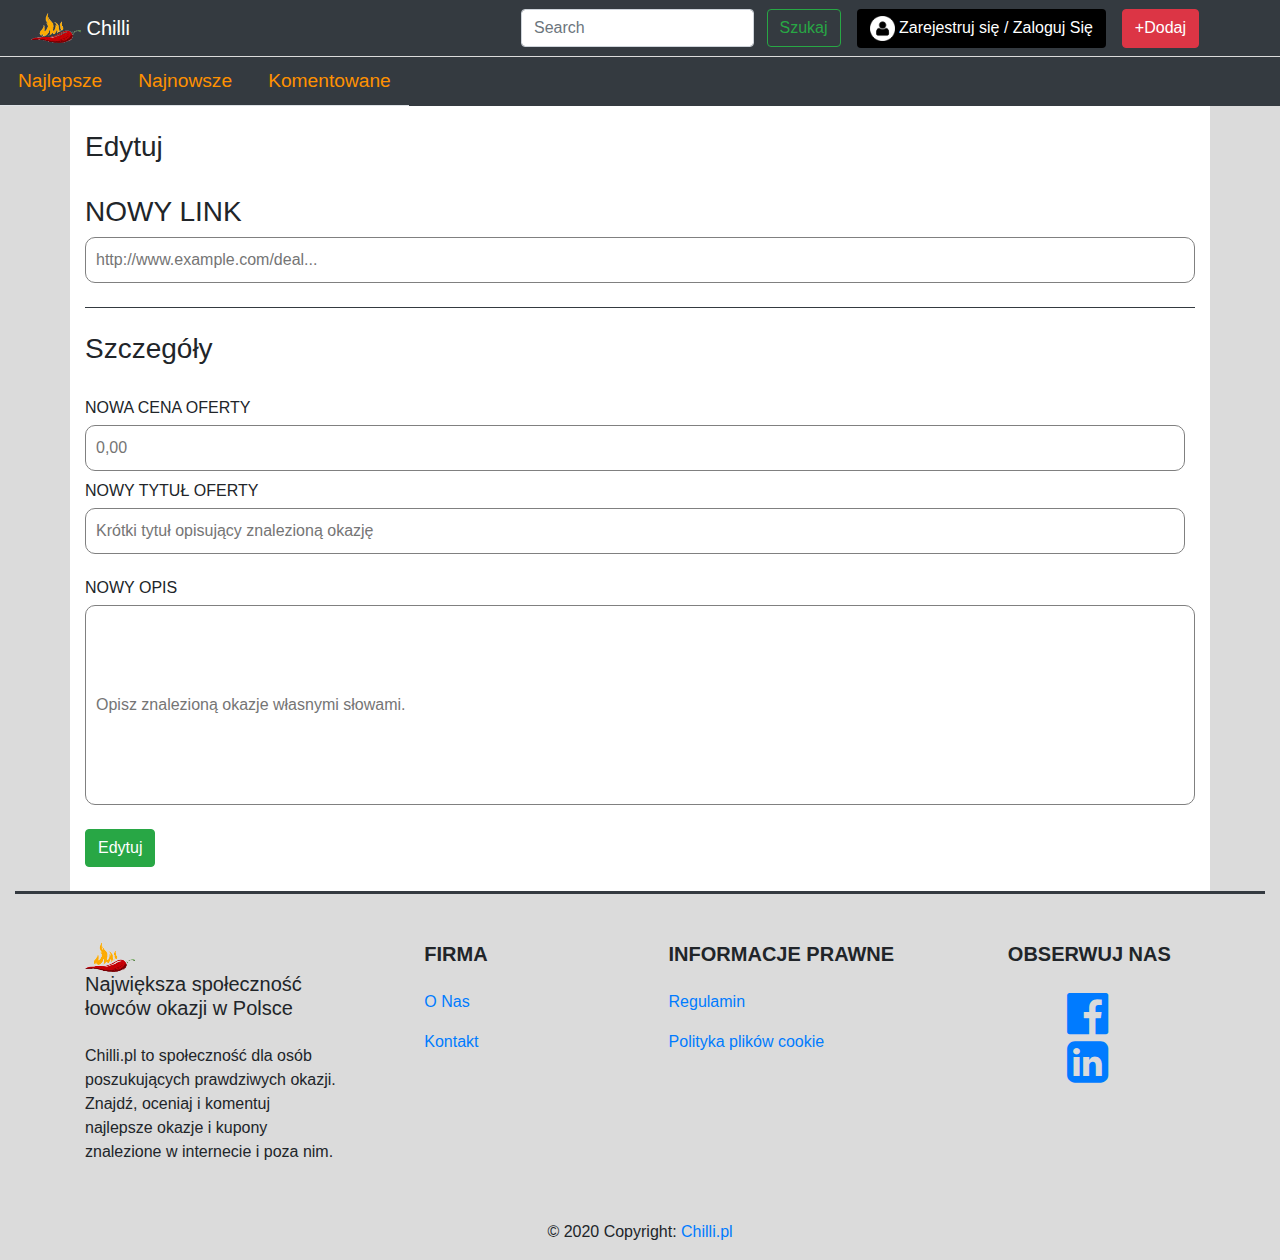
<file: edytuj.html>
<!DOCTYPE html>
<html lang="PL">
<head>
        <meta charset="UTF-8">
        <title>projektPwl</title>
        <link rel="stylesheet" href="css/projektstyle.css">
        <link rel="stylesheet" href="https://stackpath.bootstrapcdn.com/bootstrap/4.4.1/css/bootstrap.min.css" integrity="sha384-Vkoo8x4CGsO3+Hhxv8T/Q5PaXtkKtu6ug5TOeNV6gBiFeWPGFN9MuhOf23Q9Ifjh" crossorigin="anonymous">
        <script src="https://code.jquery.com/jquery-3.4.1.slim.min.js" integrity="sha384-J6qa4849blE2+poT4WnyKhv5vZF5SrPo0iEjwBvKU7imGFAV0wwj1yYfoRSJoZ+n" crossorigin="anonymous"></script>
        <script src="https://cdn.jsdelivr.net/npm/popper.js@1.16.0/dist/umd/popper.min.js" integrity="sha384-Q6E9RHvbIyZFJoft+2mJbHaEWldlvI9IOYy5n3zV9zzTtmI3UksdQRVvoxMfooAo" crossorigin="anonymous"></script>
        <script src="https://stackpath.bootstrapcdn.com/bootstrap/4.4.1/js/bootstrap.min.js" integrity="sha384-wfSDF2E50Y2D1uUdj0O3uMBJnjuUD4Ih7YwaYd1iqfktj0Uod8GCExl3Og8ifwB6" crossorigin="anonymous"></script>
        <meta name="viewport" content="width=device-width, initial-scale=1">
        <link rel="stylesheet" href="https://cdnjs.cloudflare.com/ajax/libs/font-awesome/4.7.0/css/font-awesome.min.css">
        <style>
            body{
                margin: 0;
                background-color: rgba(179, 179, 179, 0.479);
            }
        </style>
</head>
<body>
    <div class="container-fluid">
        <header class="bg-dark">
            <nav class="row navbar navbar-dark bg-dark d-flex flex-nowrap">
                <div class="col ml-auto" id="one1">
                    <a class="navbar-brand" href="index.html">
                        <img src="images/logochilli2.png" width="50" height="30" class="d-inline-block align-top" alt="">
                        Chilli
                    </a>
                </div>
                <div class="col-10 ml-auto mr-auto d-md-flex justify-content-end" id="one2">
                    <form class="d-none d-lg-block form-inline my-2 my-lg-0 justify-content-end flex-nowrap">
                        <input class="form-control mr-sm-2" type="search" placeholder="Search" aria-label="Search">
                        <button class="btn btn-outline-success my-2 my-sm-0" type="submit">Szukaj</button>
                    </form>
                    <div class="d-none d-md-block justify-content-end text- mr-3 ml-3">
                        <a id="one3" class="test-loginButton btn btn--mode-header-login btn--toW5-square" href="#">
                            <img src="images/pngwave.png" width="25" height="25" class="d-inline-block align-top" alt="">
                            <span class="space--l-2 hide--toW5">Zarejestruj się / Zaloguj Się</span></a>
                    </div>
                    <div class="d-flex justify-content-end" id="dodajbutt">
                        <a class="btn btn-danger" href="add.html">+Dodaj</a>
                      </div>
                </div>
            </nav>
        </header>
        <div class="row d-flex flex-nowrap bg-dark" id="subnav1">
            <ul class="nav nav-tabs" id="myTab" role="tablist">
                <li class="nav-item">
                    <a class="nav-link" id="sub1" href="#">Najlepsze</a>
                </li>
                <li class="nav-item">
                    <a class="nav-link" id="sub2" href="#">Najnowsze</a>
                </li>
                <li class="nav-item">
                    <a class="nav-link" id="sub3" href="#">Komentowane</a>
                </li>
            </ul>
        </div>

        <div class="container">
            <div class="row">
                <div class="col" id="addokazja1">
                    <br />
                    <h3>Edytuj</h3><br>
                    <div id="tekstinputadd">
                        <div>
                            <h3>NOWY LINK</h3>
                            <input type="text" placeholder="http://www.example.com/deal...">
                        </div><br>
                        <hr style="height: 1px; border: 0px; margin: 0; padding: 0; margin-left: 0;" class="bg-dark"><br>
                        <div>
                            <h3>Szczegóły</h3><br>
                            <h6>NOWA CENA OFERTY</h6>
                            <div class="d-flex" style="margin-bottom: 10px;">
                                <input style="margin-right: 10px;" type="text" placeholder="0,00">
                            </div>
                            <h6>NOWY TYTUŁ OFERTY</h6>
                            <div class="d-flex">
                                <input style="margin-right: 10px;" type="text" placeholder="Krótki tytuł opisujący znalezioną okazję">
                            </div>
                        </div><br>
                        <div>
                            <h6>NOWY OPIS</h6>
                            <input style="height: 200px;" type="text" placeholder="Opisz znalezioną okazje własnymi słowami.">
                        </div><br>
                    </div>
                    <div class="d-flex justify-content-start">
                        <a class="btn btn-success" href="#">Edytuj</a>
                    </div><br>
                </div>
                <!-- <div class="col-1"></div>

                <div class="col-5" id="addokazja2">
                    <div class="row">
                        <h3>Podgląd</h3>
                    </div>
                    <div class="row" id="addokazja3">
                        <button id="close-image">
                        <img src="https://image.shutterstock.com/image-vector/grunge-red-sample-word-round-260nw-1242668641.jpg"></button>
                    </div>
                </div> -->
            </div>
        </div>
        
        <div>
            <hr style="height: 3px; border: 0px; margin: 0; padding: 0; margin-left: 0;" class="bg-dark">
        </div>
        
        <footer class="page-footer font-small mdb-color lighten-3 pt-4">
            <div class="container text-center text-md-left">
            <div class="row">
            <div class="col-md-4 col-lg-3 mr-auto my-md-4 my-0 mt-4 mb-1" id="footerinfo">
                <img src="images/logochilli2.png" width="50" height="30" class="d-inline-block align-top" alt="">
                <h5 class="mb-4">Największa społeczność łowców okazji w Polsce</h5>
                <p>Chilli.pl to społeczność dla osób poszukujących prawdziwych okazji. Znajdź, oceniaj i komentuj najlepsze okazje i kupony znalezione w internecie i poza nim.</p>
            </div>
            <hr class="clearfix w-100 d-md-none">
            <div class="col-md-2 col-lg-2 mx-auto my-md-4 my-0 mt-4 mb-1">
                <h5 class="font-weight-bold text-uppercase mb-4">Firma</h5>
                <ul class="list-unstyled">
                    <li>
                        <p>
                            <a href="oNas.html">O Nas</a>
                        </p>
                    </li>
                    <li>
                        <p>
                            <a href="kontakt.html">Kontakt</a>
                        </p>
                    </li>
                </ul>
            </div>
            <hr class="clearfix w-100 d-md-none">
            <div class="col-md-4 col-lg-3 mx-auto my-md-4 my-0 mt-4 mb-1">
                <h5 class="font-weight-bold text-uppercase mb-4" style="white-space: nowrap;">Informacje prawne</h5>
                    <ul class="list-unstyled">
                        <li>
                            <p>
                                <a href="regulamin.html">Regulamin</a>
                            </p>
                        </li>
                        <li>
                            <p>
                                <a href="cookie.html">Polityka plików cookie</a>
                            </p>
                        </li>
                    </ul>
            </div>
            <hr class="clearfix w-100 d-md-none">
            <div class="col-md-2 col-lg-2 text-center mx-auto my-4" style="white-space: nowrap;">
                <h5 class="font-weight-bold text-uppercase mb-4">Obserwuj nas</h5>
                    <a class="btn-floating btn-fb" href="https://www.facebook.com/pl.pepper">
                        <i class="fa fa-facebook-official" style="font-size:48px"></i>
                    </a><br>
                    <a class="btn-floating btn-tw" href="https://www.linkedin.com/company/pepper.com/">
                        <i class="fa fa-linkedin-square" style="font-size:48px" ></i>
                    </a>
            </div>
            </div>
            </div>
            <div class="footer-copyright text-center py-3">© 2020 Copyright:
                <a href="https://chilli.pl/"> Chilli.pl</a>
            </div>
        </footer>

        </div>

        <div class="popup">
            <div class="popup-content">
                <img src="images/close.png" alt="Close" class="close">
                <img src="images/user.png" alt="User" width="70" height="70" id="user">
                <input type="text" placeholder="Login">
                <input type="text" placeholder="Hasło">
                <a href="#" id="logbutton" class="button btn btn--mode-header-login btn--toW5-square">Zaloguj się</a>
            </div>

        </div>
        <script>
            document.getElementById("one3").addEventListener("click", function(){
                document.querySelector(".popup").style.display = "flex";
            })

            document.querySelector(".close").addEventListener("click", function(){
                document.querySelector(".popup").style.display = "none";
            })
        </script>
</body>
</file>
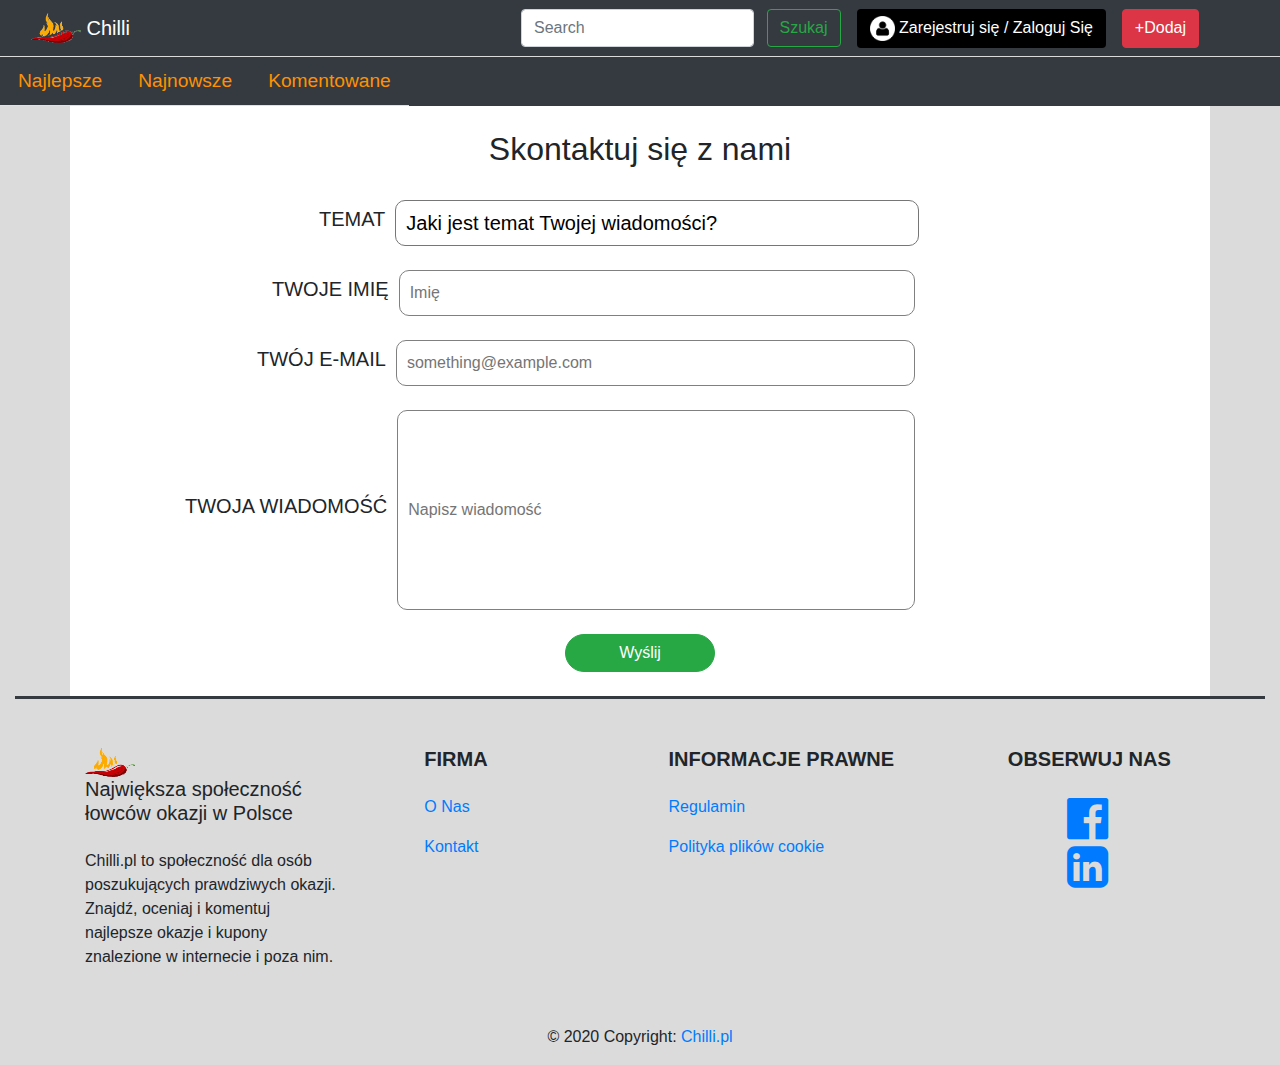
<file: kontakt.html>
<!DOCTYPE html>
<html lang="PL">
<head>
        <meta charset="UTF-8">
        <title>projektPwl</title>
        <link rel="stylesheet" href="css/projektstyle.css">
        <link rel="stylesheet" href="https://stackpath.bootstrapcdn.com/bootstrap/4.4.1/css/bootstrap.min.css" integrity="sha384-Vkoo8x4CGsO3+Hhxv8T/Q5PaXtkKtu6ug5TOeNV6gBiFeWPGFN9MuhOf23Q9Ifjh" crossorigin="anonymous">
        <script src="https://code.jquery.com/jquery-3.4.1.slim.min.js" integrity="sha384-J6qa4849blE2+poT4WnyKhv5vZF5SrPo0iEjwBvKU7imGFAV0wwj1yYfoRSJoZ+n" crossorigin="anonymous"></script>
        <script src="https://cdn.jsdelivr.net/npm/popper.js@1.16.0/dist/umd/popper.min.js" integrity="sha384-Q6E9RHvbIyZFJoft+2mJbHaEWldlvI9IOYy5n3zV9zzTtmI3UksdQRVvoxMfooAo" crossorigin="anonymous"></script>
        <script src="https://stackpath.bootstrapcdn.com/bootstrap/4.4.1/js/bootstrap.min.js" integrity="sha384-wfSDF2E50Y2D1uUdj0O3uMBJnjuUD4Ih7YwaYd1iqfktj0Uod8GCExl3Og8ifwB6" crossorigin="anonymous"></script>
        <meta name="viewport" content="width=device-width, initial-scale=1">
        <link rel="stylesheet" href="https://cdnjs.cloudflare.com/ajax/libs/font-awesome/4.7.0/css/font-awesome.min.css">
        <style>
            body{
                margin: 0;
                background-color: rgba(179, 179, 179, 0.479);
            }
        </style>
</head>
<body>
    <div class="container-fluid">
        <header class="bg-dark">
            <nav class="row navbar navbar-dark bg-dark d-flex flex-nowrap">
                <div class="col ml-auto" id="one1">
                    <a class="navbar-brand" href="index.html">
                        <img src="images/logochilli2.png" width="50" height="30" class="d-inline-block align-top" alt="">
                        Chilli
                    </a>
                </div>
                <div class="col-10 ml-auto mr-auto d-md-flex justify-content-end" id="one2">
                    <form class="d-none d-lg-block form-inline my-2 my-lg-0 justify-content-end flex-nowrap">
                        <input class="form-control mr-sm-2" type="search" placeholder="Search" aria-label="Search">
                        <button class="btn btn-outline-success my-2 my-sm-0" type="submit">Szukaj</button>
                    </form>
                    <div class="d-none d-md-block justify-content-end text- mr-3 ml-3">
                        <a id="one3" class="test-loginButton btn btn--mode-header-login btn--toW5-square" href="#">
                            <img src="images/pngwave.png" width="25" height="25" class="d-inline-block align-top" alt="">
                            <span class="space--l-2 hide--toW5">Zarejestruj się / Zaloguj Się</span></a>
                    </div>
                    <div class="d-flex justify-content-end" id="dodajbutt">
                        <a class="btn btn-danger" href="add.html">+Dodaj</a>
                      </div>
                </div>
            </nav>
        </header>
        <div class="row d-flex flex-nowrap bg-dark" id="subnav1">
            <ul class="nav nav-tabs" id="myTab" role="tablist">
                <li class="nav-item">
                    <a class="nav-link" id="sub1" href="#">Najlepsze</a>
                </li>
                <li class="nav-item">
                    <a class="nav-link" id="sub2" href="#">Najnowsze</a>
                </li>
                <li class="nav-item">
                    <a class="nav-link" id="sub3" href="#">Komentowane</a>
                </li>
            </ul>
        </div>

        <div class="container" id="kontakt">
            <br />
            <h2 style="text-align: center;">Skontaktuj się z nami</h2><br>
            <div id="tekstinput1">
                <h5 style="margin-left: 134px;">TEMAT</h5>
                <select class="select-ctrl input">
                    <option value="">Jaki jest temat Twojej wiadomości?</option>
                    <option value="0">Aspekty prawne</option>
                    <option value="1">Błąd lub nowa funkcja</option>
                    <option value="2">Konto Użytkownika</option>
                    <option value="3">Moderator</option>
                    <option value="4">Pomoc Techniczna</option>
                    <option value="5">PR</option>
                    <option value="6">Współpraca</option>
                    <option value="7">Pozostałe</option>
                </select>
            </div><br />
            <div id="tekstinput2">
                <h5 style="margin-left: 87px;">TWOJE IMIĘ</h5>
                <input type="text" placeholder="Imię">
            </div><br>
            <div id="tekstinput3">
                <h5 style="margin-left: 72px;">TWÓJ E-MAIL</h5>
                <input type="text" placeholder="something@example.com">
            </div><br>
            <div id="tekstinput4">
                <h5>TWOJA WIADOMOŚĆ</h5>
                <input id="contactmessage" type="text" placeholder="Napisz wiadomość">
            </div><br>
            <div class="d-flex justify-content-center">
                <a class="btn btn-success" href="confmessage.html">Wyślij</a>
            </div><br>
        </div>
        <div>
            <hr style="height: 3px; border: 0px; margin: 0; padding: 0; margin-left: 0;" class="bg-dark">
        </div>
        
        <footer class="page-footer font-small mdb-color lighten-3 pt-4">
            <div class="container text-center text-md-left">
            <div class="row">
            <div class="col-md-4 col-lg-3 mr-auto my-md-4 my-0 mt-4 mb-1" id="footerinfo">
                <img src="images/logochilli2.png" width="50" height="30" class="d-inline-block align-top" alt="">
                <h5 class="mb-4">Największa społeczność łowców okazji w Polsce</h5>
                <p>Chilli.pl to społeczność dla osób poszukujących prawdziwych okazji. Znajdź, oceniaj i komentuj najlepsze okazje i kupony znalezione w internecie i poza nim.</p>
            </div>
            <hr class="clearfix w-100 d-md-none">
            <div class="col-md-2 col-lg-2 mx-auto my-md-4 my-0 mt-4 mb-1">
                <h5 class="font-weight-bold text-uppercase mb-4">Firma</h5>
                <ul class="list-unstyled">
                    <li>
                        <p>
                            <a href="oNas.html">O Nas</a>
                        </p>
                    </li>
                    <li>
                        <p>
                            <a href="kontakt.html">Kontakt</a>
                        </p>
                    </li>
                </ul>
            </div>
            <hr class="clearfix w-100 d-md-none">
            <div class="col-md-4 col-lg-3 mx-auto my-md-4 my-0 mt-4 mb-1">
                <h5 class="font-weight-bold text-uppercase mb-4" style="white-space: nowrap;">Informacje prawne</h5>
                    <ul class="list-unstyled">
                        <li>
                            <p>
                                <a href="regulamin.html">Regulamin</a>
                            </p>
                        </li>
                        <li>
                            <p>
                                <a href="cookie.html">Polityka plików cookie</a>
                            </p>
                        </li>
                    </ul>
            </div>
            <hr class="clearfix w-100 d-md-none">
            <div class="col-md-2 col-lg-2 text-center mx-auto my-4" style="white-space: nowrap;">
                <h5 class="font-weight-bold text-uppercase mb-4">Obserwuj nas</h5>
                    <a class="btn-floating btn-fb" href="https://www.facebook.com/pl.pepper">
                        <i class="fa fa-facebook-official" style="font-size:48px"></i>
                    </a><br>
                    <a class="btn-floating btn-tw" href="https://www.linkedin.com/company/pepper.com/">
                        <i class="fa fa-linkedin-square" style="font-size:48px" ></i>
                    </a>
            </div>
            </div>
            </div>
            <div class="footer-copyright text-center py-3">© 2020 Copyright:
                <a href="https://chilli.pl/"> Chilli.pl</a>
            </div>
        </footer>

        </div>

        <div class="popup">
            <div class="popup-content">
                <img src="images/close.png" alt="Close" class="close">
                <img src="images/user.png" alt="User" width="70" height="70" id="user">
                <input type="text" placeholder="Login">
                <input type="text" placeholder="Hasło">
                <a href="#" id="logbutton" class="button btn btn--mode-header-login btn--toW5-square">Zaloguj się</a>
            </div>

        </div>
        <script>
            document.getElementById("one3").addEventListener("click", function(){
                document.querySelector(".popup").style.display = "flex";
            })

            document.querySelector(".close").addEventListener("click", function(){
                document.querySelector(".popup").style.display = "none";
            })
        </script>
</body>
</file>
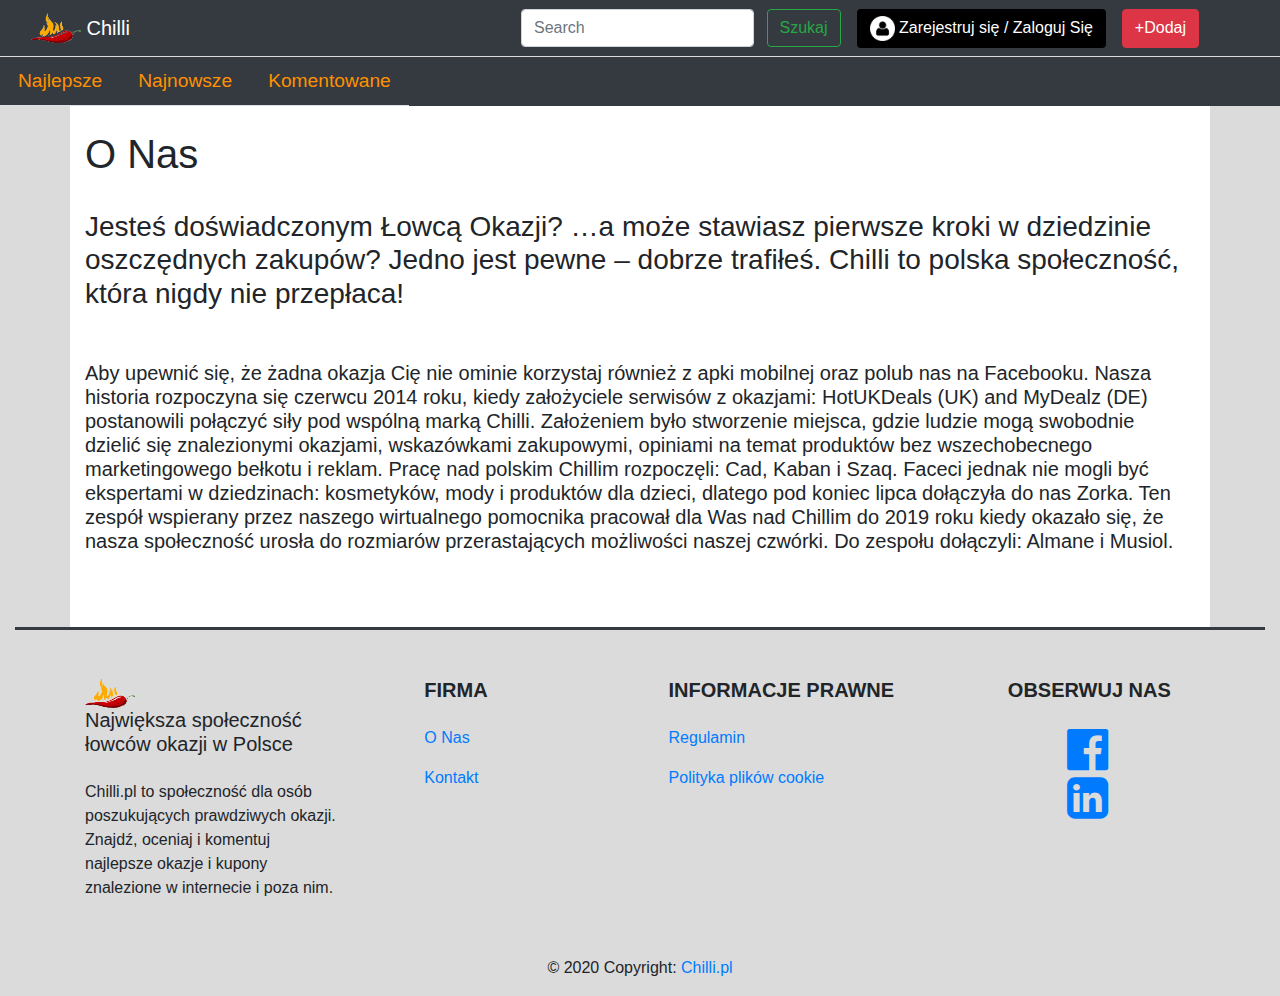
<file: oNas.html>
<!DOCTYPE html>
<html lang="PL">
<head>
        <meta charset="UTF-8">
        <title>projektPwl</title>
        <link rel="stylesheet" href="css/projektstyle.css">
        <link rel="stylesheet" href="https://stackpath.bootstrapcdn.com/bootstrap/4.4.1/css/bootstrap.min.css" integrity="sha384-Vkoo8x4CGsO3+Hhxv8T/Q5PaXtkKtu6ug5TOeNV6gBiFeWPGFN9MuhOf23Q9Ifjh" crossorigin="anonymous">
        <script src="https://code.jquery.com/jquery-3.4.1.slim.min.js" integrity="sha384-J6qa4849blE2+poT4WnyKhv5vZF5SrPo0iEjwBvKU7imGFAV0wwj1yYfoRSJoZ+n" crossorigin="anonymous"></script>
        <script src="https://cdn.jsdelivr.net/npm/popper.js@1.16.0/dist/umd/popper.min.js" integrity="sha384-Q6E9RHvbIyZFJoft+2mJbHaEWldlvI9IOYy5n3zV9zzTtmI3UksdQRVvoxMfooAo" crossorigin="anonymous"></script>
        <script src="https://stackpath.bootstrapcdn.com/bootstrap/4.4.1/js/bootstrap.min.js" integrity="sha384-wfSDF2E50Y2D1uUdj0O3uMBJnjuUD4Ih7YwaYd1iqfktj0Uod8GCExl3Og8ifwB6" crossorigin="anonymous"></script>
        <meta name="viewport" content="width=device-width, initial-scale=1">
        <link rel="stylesheet" href="https://cdnjs.cloudflare.com/ajax/libs/font-awesome/4.7.0/css/font-awesome.min.css">
        <style>
            body{
                margin: 0;
                background-color: rgba(179, 179, 179, 0.479);
            }
        </style>
</head>
<body>
    <div class="container-fluid">
        <header class="bg-dark">
            <nav class="row navbar navbar-dark bg-dark d-flex flex-nowrap">
                <div class="col ml-auto" id="one1">
                    <a class="navbar-brand" href="index.html">
                        <img src="images/logochilli2.png" width="50" height="30" class="d-inline-block align-top" alt="">
                        Chilli
                    </a>
                </div>
                <div class="col-10 ml-auto mr-auto d-md-flex justify-content-end" id="one2">
                    <form class="d-none d-lg-block form-inline my-2 my-lg-0 justify-content-end flex-nowrap">
                        <input class="form-control mr-sm-2" type="search" placeholder="Search" aria-label="Search">
                        <button class="btn btn-outline-success my-2 my-sm-0" type="submit">Szukaj</button>
                    </form>
                    <div class="d-none d-md-block justify-content-end text- mr-3 ml-3">
                        <a id="one3" class="test-loginButton btn btn--mode-header-login btn--toW5-square" href="#">
                            <img src="images/pngwave.png" width="25" height="25" class="d-inline-block align-top" alt="">
                            <span class="space--l-2 hide--toW5">Zarejestruj się / Zaloguj Się</span></a>
                    </div>
                    <div class="d-flex justify-content-end" id="dodajbutt">
                        <a class="btn btn-danger" href="add.html">+Dodaj</a>
                      </div>
                </div>
            </nav>
        </header>
        <div class="row d-flex flex-nowrap bg-dark" id="subnav1">
            <ul class="nav nav-tabs" id="myTab" role="tablist">
                <li class="nav-item">
                    <a class="nav-link" id="sub1" href="#">Najlepsze</a>
                </li>
                <li class="nav-item">
                    <a class="nav-link" id="sub2" href="#">Najnowsze</a>
                </li>
                <li class="nav-item">
                    <a class="nav-link" id="sub3" href="#">Komentowane</a>
                </li>
            </ul>
        </div>

        <div class="container text-center text-md-left" id="onas">
            <br />
            <h1>O Nas </h1><br />
            <h3>
                Jesteś doświadczonym Łowcą Okazji? …a może stawiasz pierwsze kroki w dziedzinie oszczędnych zakupów? Jedno jest pewne – dobrze trafiłeś. 
                Chilli to polska społeczność, która nigdy nie przepłaca!
            </h3>
            <h5>
                Aby upewnić się, że żadna okazja Cię nie ominie korzystaj również z apki mobilnej oraz polub nas na Facebooku. 
                Nasza historia rozpoczyna się czerwcu 2014 roku, kiedy założyciele serwisów z okazjami: HotUKDeals (UK) and MyDealz (DE) postanowili połączyć siły pod wspólną marką Chilli. 
                Założeniem było stworzenie miejsca, gdzie ludzie mogą swobodnie dzielić się znalezionymi okazjami, wskazówkami zakupowymi, 
                opiniami na temat produktów bez wszechobecnego marketingowego bełkotu i reklam. Pracę nad polskim Chillim rozpoczęli: Cad, Kaban i Szaq. 
                Faceci jednak nie mogli być ekspertami w dziedzinach: kosmetyków, mody i produktów dla dzieci, dlatego pod koniec lipca dołączyła do nas Zorka. 
                Ten zespół wspierany przez naszego wirtualnego pomocnika pracował dla Was nad Chillim do 2019 roku kiedy okazało się, 
                że nasza społeczność urosła do rozmiarów przerastających możliwości naszej czwórki. Do zespołu dołączyli: Almane i Musiol.
            </h5><br />
            
        </div>
        <div>
            <hr style="height: 3px; border: 0px; margin: 0; padding: 0; margin-left: 0;" class="bg-dark">
        </div>
        
        <footer class="page-footer font-small mdb-color lighten-3 pt-4">
            <div class="container text-center text-md-left">
            <div class="row">
            <div class="col-md-4 col-lg-3 mr-auto my-md-4 my-0 mt-4 mb-1" id="footerinfo">
                <img src="images/logochilli2.png" width="50" height="30" class="d-inline-block align-top" alt="">
                <h5 class="mb-4">Największa społeczność łowców okazji w Polsce</h5>
                <p>Chilli.pl to społeczność dla osób poszukujących prawdziwych okazji. Znajdź, oceniaj i komentuj najlepsze okazje i kupony znalezione w internecie i poza nim.</p>
            </div>
            <hr class="clearfix w-100 d-md-none">
            <div class="col-md-2 col-lg-2 mx-auto my-md-4 my-0 mt-4 mb-1">
                <h5 class="font-weight-bold text-uppercase mb-4">Firma</h5>
                <ul class="list-unstyled">
                    <li>
                        <p>
                            <a href="oNas.html">O Nas</a>
                        </p>
                    </li>
                    <li>
                        <p>
                            <a href="kontakt.html">Kontakt</a>
                        </p>
                    </li>
                </ul>
            </div>
            <hr class="clearfix w-100 d-md-none">
            <div class="col-md-4 col-lg-3 mx-auto my-md-4 my-0 mt-4 mb-1">
                <h5 class="font-weight-bold text-uppercase mb-4" style="white-space: nowrap;">Informacje prawne</h5>
                    <ul class="list-unstyled">
                        <li>
                            <p>
                                <a href="regulamin.html">Regulamin</a>
                            </p>
                        </li>
                        <li>
                            <p>
                                <a href="cookie.html">Polityka plików cookie</a>
                            </p>
                        </li>
                    </ul>
            </div>
            <hr class="clearfix w-100 d-md-none">
            <div class="col-md-2 col-lg-2 text-center mx-auto my-4" style="white-space: nowrap;">
                <h5 class="font-weight-bold text-uppercase mb-4">Obserwuj nas</h5>
                    <a class="btn-floating btn-fb" href="https://www.facebook.com/pl.pepper">
                        <i class="fa fa-facebook-official" style="font-size:48px"></i>
                    </a><br>
                    <a class="btn-floating btn-tw" href="https://www.linkedin.com/company/pepper.com/">
                        <i class="fa fa-linkedin-square" style="font-size:48px" ></i>
                    </a>
            </div>
            </div>
            </div>
            <div class="footer-copyright text-center py-3">© 2020 Copyright:
                <a href="https://chilli.pl/"> Chilli.pl</a>
            </div>
        </footer>

        </div>

        <div class="popup">
            <div class="popup-content">
                <img src="images/close.png" alt="Close" class="close">
                <img src="images/user.png" alt="User" width="70" height="70" id="user">
                <input type="text" placeholder="Login">
                <input type="text" placeholder="Hasło">
                <a href="#" id="logbutton" class="button btn btn--mode-header-login btn--toW5-square">Zaloguj się</a>
            </div>

        </div>
        <script>
            document.getElementById("one3").addEventListener("click", function(){
                document.querySelector(".popup").style.display = "flex";
            })

            document.querySelector(".close").addEventListener("click", function(){
                document.querySelector(".popup").style.display = "none";
            })
        </script>
</body>
</file>
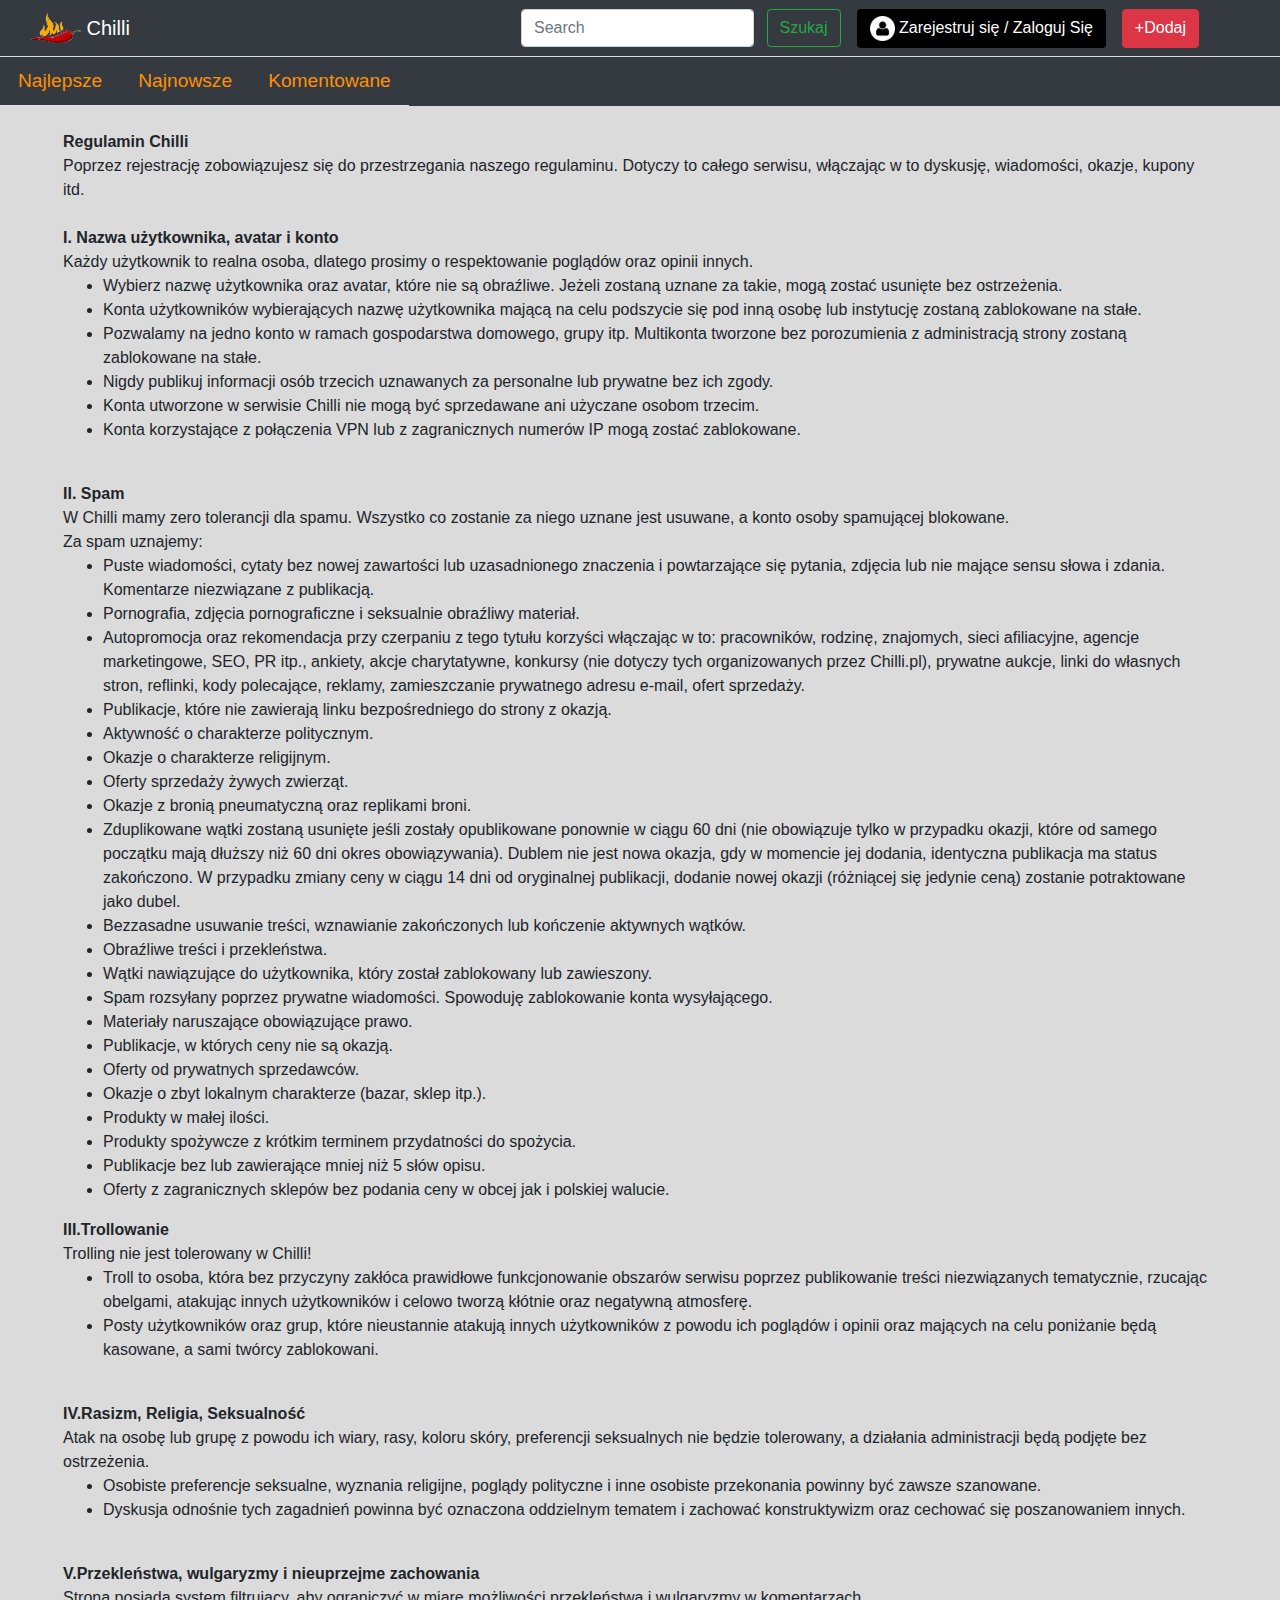
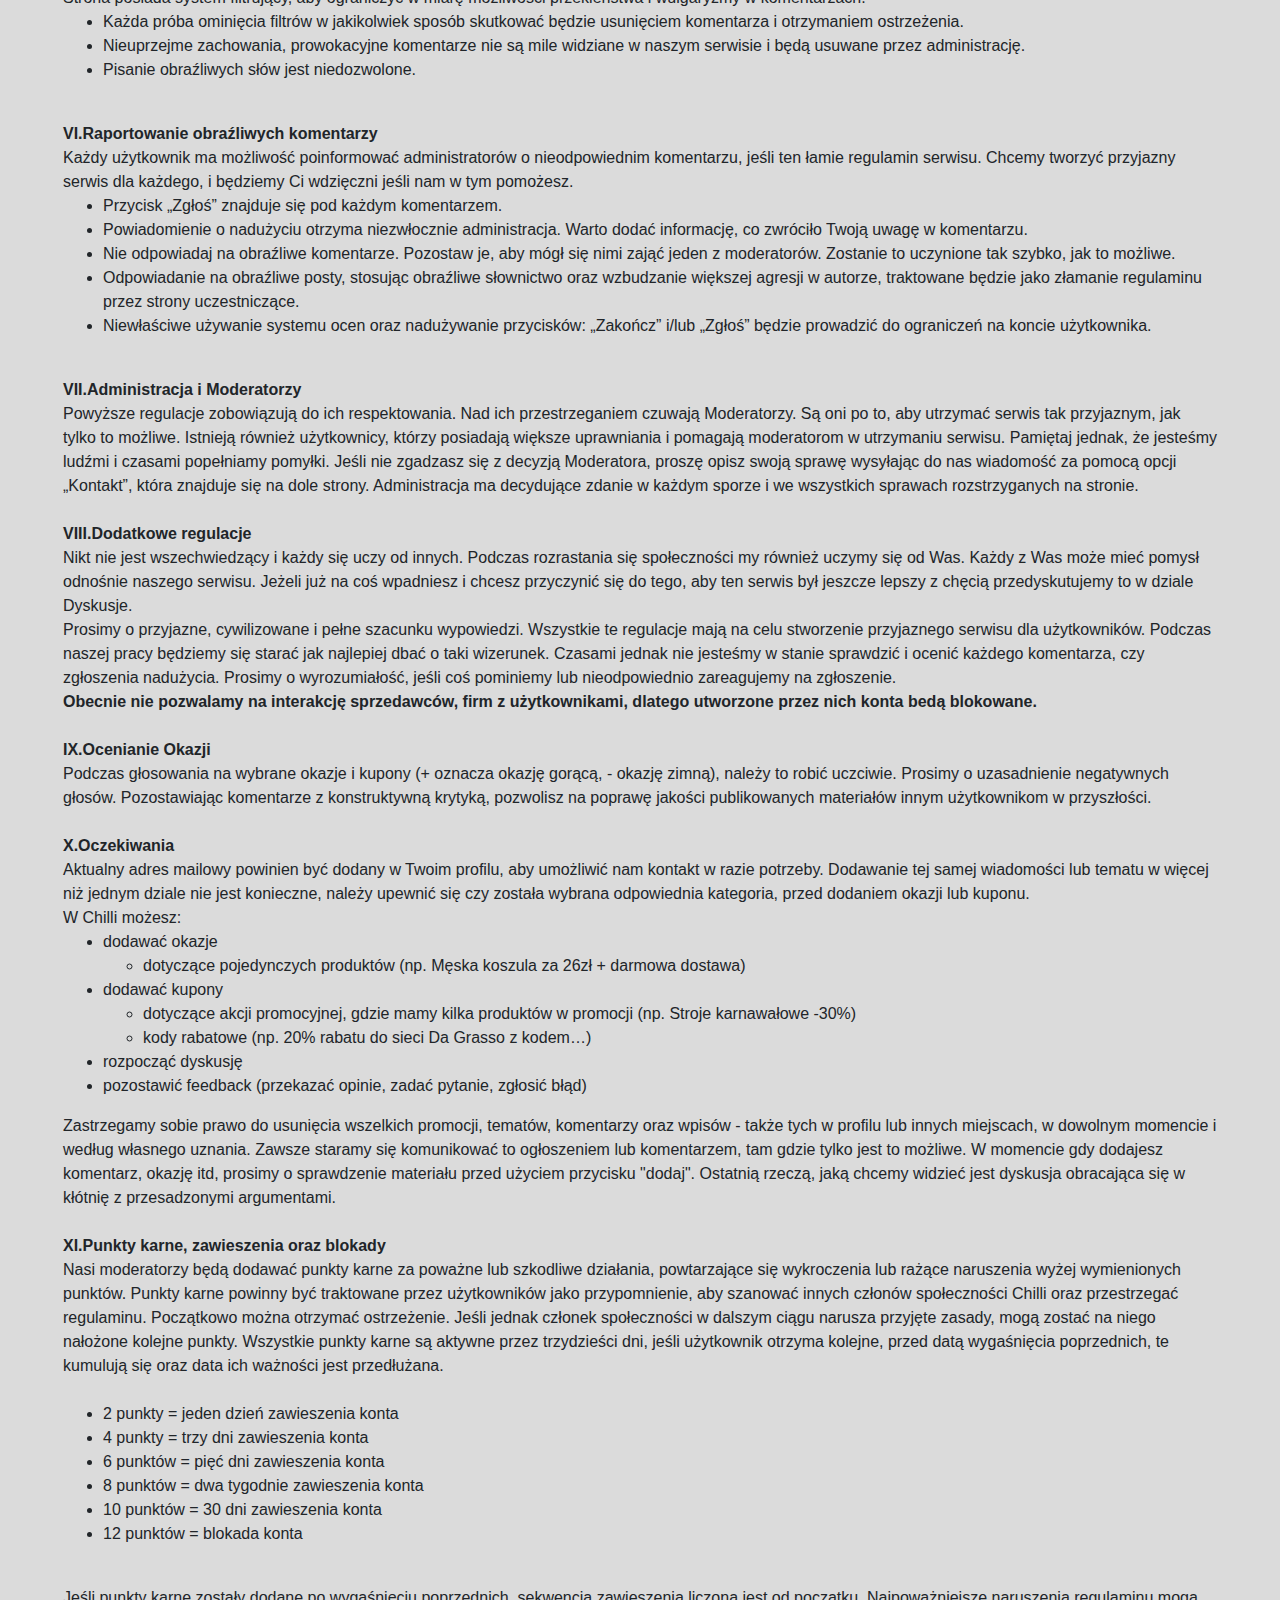
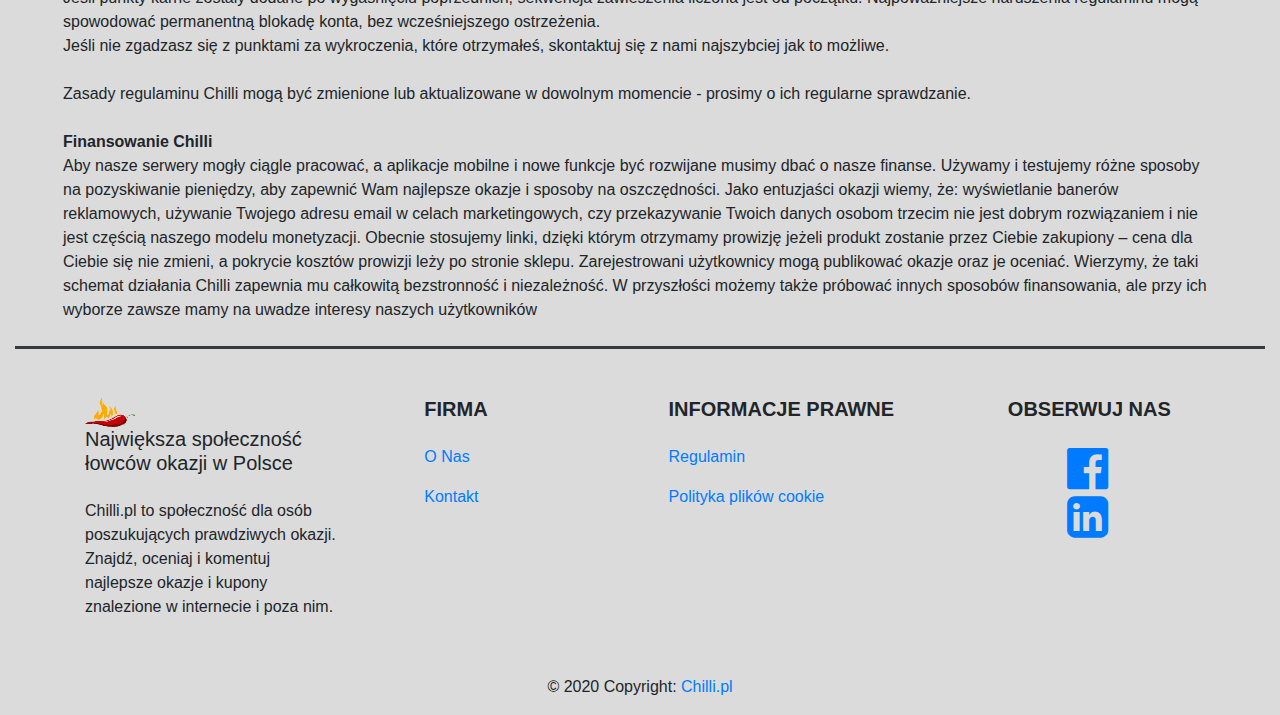
<file: regulamin.html>
<!DOCTYPE html>
<html lang="PL">
<head>
        <meta charset="UTF-8">
        <title>projektPwl</title>
        <link rel="stylesheet" href="css/projektstyle.css">
        <link rel="stylesheet" href="https://stackpath.bootstrapcdn.com/bootstrap/4.4.1/css/bootstrap.min.css" integrity="sha384-Vkoo8x4CGsO3+Hhxv8T/Q5PaXtkKtu6ug5TOeNV6gBiFeWPGFN9MuhOf23Q9Ifjh" crossorigin="anonymous">
        <script src="https://code.jquery.com/jquery-3.4.1.slim.min.js" integrity="sha384-J6qa4849blE2+poT4WnyKhv5vZF5SrPo0iEjwBvKU7imGFAV0wwj1yYfoRSJoZ+n" crossorigin="anonymous"></script>
        <script src="https://cdn.jsdelivr.net/npm/popper.js@1.16.0/dist/umd/popper.min.js" integrity="sha384-Q6E9RHvbIyZFJoft+2mJbHaEWldlvI9IOYy5n3zV9zzTtmI3UksdQRVvoxMfooAo" crossorigin="anonymous"></script>
        <script src="https://stackpath.bootstrapcdn.com/bootstrap/4.4.1/js/bootstrap.min.js" integrity="sha384-wfSDF2E50Y2D1uUdj0O3uMBJnjuUD4Ih7YwaYd1iqfktj0Uod8GCExl3Og8ifwB6" crossorigin="anonymous"></script>
        <meta name="viewport" content="width=device-width, initial-scale=1">
        <link rel="stylesheet" href="https://cdnjs.cloudflare.com/ajax/libs/font-awesome/4.7.0/css/font-awesome.min.css">
        <style>
            body{
                margin: 0;
                background-color: rgba(179, 179, 179, 0.479);
            }
        </style>
</head>
<body>
    <div class="container-fluid">
        <header class="bg-dark">
            <nav class="row navbar navbar-dark bg-dark d-flex flex-nowrap">
                <div class="col ml-auto" id="one1">
                    <a class="navbar-brand" href="index.html">
                        <img src="images/logochilli2.png" width="50" height="30" class="d-inline-block align-top" alt="">
                        Chilli
                    </a>
                </div>
                <div class="col-10 ml-auto mr-auto d-md-flex justify-content-end" id="one2">
                    <form class="d-none d-lg-block form-inline my-2 my-lg-0 justify-content-end flex-nowrap">
                        <input class="form-control mr-sm-2" type="search" placeholder="Search" aria-label="Search">
                        <button class="btn btn-outline-success my-2 my-sm-0" type="submit">Szukaj</button>
                    </form>
                    <div class="d-none d-md-block justify-content-end text- mr-3 ml-3">
                        <a id="one3" class="test-loginButton btn btn--mode-header-login btn--toW5-square" href="#">
                            <img src="images/pngwave.png" width="25" height="25" class="d-inline-block align-top" alt="">
                            <span class="space--l-2 hide--toW5">Zarejestruj się / Zaloguj Się</span></a>
                    </div>
                    <div class="d-flex justify-content-end" id="dodajbutt">
                        <a class="btn btn-danger" href="add.html">+Dodaj</a>
                      </div>
                </div>
            </nav>
        </header>
        <div class="row d-flex flex-nowrap bg-dark" id="subnav1">
            <ul class="nav nav-tabs" id="myTab" role="tablist">
                <li class="nav-item">
                    <a class="nav-link" id="sub1" href="#">Najlepsze</a>
                </li>
                <li class="nav-item">
                    <a class="nav-link" id="sub2" href="#">Najnowsze</a>
                </li>
                <li class="nav-item">
                    <a class="nav-link" id="sub3" href="#">Komentowane</a>
                </li>
            </ul>
        </div>

        <div class="staticPageHtml cept-static-page ml-5 mr-5">
            <br>
            <strong>Regulamin Chilli<br></strong>
            Poprzez rejestrację zobowiązujesz się do przestrzegania naszego regulaminu. Dotyczy to całego serwisu,
            włączając w to dyskusję, wiadomości, okazje, kupony itd.<br><br>
            <strong>I. Nazwa użytkownika, avatar i konto<br></strong> Każdy użytkownik to realna osoba, dlatego prosimy
            o respektowanie poglądów oraz opinii innych.<br>
            <ul>
                <li>Wybierz nazwę użytkownika oraz avatar, które nie są obraźliwe. Jeżeli zostaną uznane za takie, mogą
                    zostać usunięte bez ostrzeżenia.

                </li>
                <li>Konta użytkowników wybierających nazwę użytkownika mającą na celu podszycie się pod inną osobę lub
                    instytucję zostaną zablokowane na stałe.

                </li>
                <li>
                    Pozwalamy na jedno konto w ramach gospodarstwa domowego, grupy itp. Multikonta tworzone bez
                    porozumienia z administracją strony zostaną zablokowane na stałe.
                </li>
                <li>
                    Nigdy publikuj informacji osób trzecich uznawanych za personalne lub prywatne bez ich zgody.
                </li>
                <li>
                    Konta utworzone w serwisie Chilli nie mogą być sprzedawane ani użyczane osobom trzecim.
                </li>
                <li>
                    Konta korzystające z połączenia VPN lub z zagranicznych numerów IP mogą zostać zablokowane.
                </li>
            </ul>
            <strong><br>

                II. Spam<br>
            </strong>W Chilli mamy zero tolerancji dla spamu. Wszystko co zostanie za niego uznane jest usuwane, a konto
            osoby spamującej blokowane.<br>
            Za spam uznajemy:
            <br>
            <ul>
                <li>
                    Puste wiadomości, cytaty bez nowej zawartości lub uzasadnionego znaczenia i powtarzające się
                    pytania, zdjęcia lub nie mające sensu słowa i zdania. Komentarze niezwiązane z publikacją.
                </li>
                <li>
                    Pornografia, zdjęcia pornograficzne i seksualnie obraźliwy materiał.
                </li>
                <li>
                    Autopromocja oraz rekomendacja przy czerpaniu z tego tytułu korzyści włączając w to: pracowników,
                    rodzinę, znajomych, sieci afiliacyjne, agencje marketingowe, SEO, PR itp., ankiety, akcje
                    charytatywne, konkursy (nie dotyczy tych organizowanych przez Chilli.pl), prywatne aukcje, linki do
                    własnych stron, reflinki, kody polecające, reklamy, zamieszczanie prywatnego adresu e-mail, ofert
                    sprzedaży.
                </li>
                <li>
                    Publikacje, które nie zawierają linku bezpośredniego do strony z okazją.
                </li>
                <li>
                    Aktywność o charakterze politycznym.
                </li>
                <li>
                    Okazje o charakterze religijnym.
                </li>
                <li>
                    Oferty sprzedaży żywych zwierząt.
                </li>
                <li>
                    Okazje z bronią pneumatyczną oraz replikami broni.
                </li>
                <li>
                    Zduplikowane wątki zostaną usunięte jeśli zostały opublikowane ponownie w ciągu 60 dni (nie
                    obowiązuje tylko w przypadku okazji, które od samego początku mają dłuższy niż 60 dni okres
                    obowiązywania). Dublem nie jest nowa okazja, gdy w momencie jej dodania, identyczna publikacja ma
                    status zakończono. W przypadku zmiany ceny w ciągu 14 dni od oryginalnej publikacji, dodanie nowej
                    okazji (różniącej się jedynie ceną) zostanie potraktowane jako dubel.
                </li>
                <li>
                    Bezzasadne usuwanie treści, wznawianie zakończonych lub kończenie aktywnych wątków.
                </li>
                <li>
                    Obraźliwe treści i przekleństwa.
                </li>
                <li>
                    Wątki nawiązujące do użytkownika, który został zablokowany lub zawieszony.
                </li>
                <li>
                    Spam rozsyłany poprzez prywatne wiadomości. Spowoduję zablokowanie konta wysyłającego.
                </li>
                <li>
                    Materiały naruszające obowiązujące prawo.
                </li>
                <li>
                    Publikacje, w których ceny nie są okazją.
                </li>
                <li>
                    Oferty od prywatnych sprzedawców.
                </li>
                <li>
                    Okazje o zbyt lokalnym charakterze (bazar, sklep itp.).
                </li>
                <li>
                    Produkty w małej ilości.
                </li>
                <li>
                    Produkty spożywcze z krótkim terminem przydatności do spożycia.
                </li>
                <li>
                    Publikacje bez lub zawierające mniej niż 5 słów opisu.
                </li>
                <li>
                    Oferty z zagranicznych sklepów bez podania ceny w obcej jak i polskiej walucie.
                </li>
            </ul>
            <strong>III.Trollowanie
                <br></strong>Trolling nie jest tolerowany w Chilli!<br>
            <ul>
                <li>
                    Troll to osoba, która bez przyczyny zakłóca prawidłowe funkcjonowanie obszarów serwisu poprzez
                    publikowanie treści niezwiązanych tematycznie, rzucając obelgami, atakując innych użytkowników i
                    celowo tworzą kłótnie oraz negatywną atmosferę.
                </li>
                <li>
                    Posty użytkowników oraz grup, które nieustannie atakują innych użytkowników z powodu ich poglądów i
                    opinii oraz mających na celu poniżanie będą kasowane, a sami twórcy zablokowani.
                </li>
            </ul>
            <strong><br>
                IV.Rasizm, Religia, Seksualność
            </strong><br>
            Atak na osobę lub grupę z powodu ich wiary, rasy, koloru skóry, preferencji seksualnych nie będzie
            tolerowany, a działania administracji będą podjęte bez ostrzeżenia.
            <br>
            <ul>
                <li>
                    Osobiste preferencje seksualne, wyznania religijne, poglądy polityczne i inne osobiste przekonania
                    powinny być zawsze szanowane.
                </li>
                <li>
                    Dyskusja odnośnie tych zagadnień powinna być oznaczona oddzielnym tematem i zachować konstruktywizm
                    oraz cechować się poszanowaniem innych.
                </li>
            </ul>
            <strong><br>
                V.Przekleństwa, wulgaryzmy i nieuprzejme zachowania
                <br></strong>Strona posiada system filtrujący, aby ograniczyć w miarę możliwości przekleństwa i
            wulgaryzmy w komentarzach.<br>
            <ul>
                <li>
                    Każda próba ominięcia filtrów w jakikolwiek sposób skutkować będzie usunięciem komentarza i
                    otrzymaniem ostrzeżenia.
                </li>
                <li>
                    Nieuprzejme zachowania, prowokacyjne komentarze nie są mile widziane w naszym serwisie i będą
                    usuwane przez administrację.
                </li>
                <li>
                    Pisanie obraźliwych słów jest niedozwolone.
                </li>
            </ul>
            <br>
            <strong>VI.Raportowanie obraźliwych komentarzy<br>
            </strong>Każdy użytkownik ma możliwość poinformować administratorów o nieodpowiednim komentarzu, jeśli ten
            łamie regulamin serwisu. Chcemy tworzyć przyjazny serwis dla każdego, i będziemy Ci wdzięczni jeśli nam w
            tym pomożesz.<br>
            <ul>
                <li>
                    Przycisk „Zgłoś” znajduje się pod każdym komentarzem.
                </li>
                <li>
                    Powiadomienie o nadużyciu otrzyma niezwłocznie administracja. Warto dodać informację, co zwróciło
                    Twoją uwagę w komentarzu.
                </li>
                <li>
                    Nie odpowiadaj na obraźliwe komentarze. Pozostaw je, aby mógł się nimi zająć jeden z moderatorów.
                    Zostanie to uczynione tak szybko, jak to możliwe.
                </li>
                <li>
                    Odpowiadanie na obraźliwe posty, stosując obraźliwe słownictwo oraz wzbudzanie większej agresji w
                    autorze, traktowane będzie jako złamanie regulaminu przez strony uczestniczące.
                </li>
                <li>
                    Niewłaściwe używanie systemu ocen oraz nadużywanie przycisków: „Zakończ” i/lub „Zgłoś” będzie
                    prowadzić do ograniczeń na koncie użytkownika.
                </li>
            </ul>
            <br><strong>VII.Administracja i Moderatorzy<br></strong>
            Powyższe regulacje zobowiązują do ich respektowania. Nad ich przestrzeganiem czuwają Moderatorzy. Są oni po
            to, aby utrzymać serwis tak przyjaznym, jak tylko to możliwe. Istnieją również użytkownicy, którzy posiadają
            większe uprawniania i pomagają moderatorom w utrzymaniu serwisu. Pamiętaj jednak, że jesteśmy ludźmi i
            czasami popełniamy pomyłki. Jeśli nie zgadzasz się z decyzją Moderatora, proszę opisz swoją sprawę wysyłając
            do nas wiadomość za pomocą opcji „Kontakt”, która znajduje się na dole strony. Administracja ma decydujące
            zdanie w każdym sporze i we wszystkich sprawach rozstrzyganych na stronie.<br>
            <br><strong>VIII.Dodatkowe regulacje<br></strong>
            Nikt nie jest wszechwiedzący i każdy się uczy od innych. Podczas rozrastania się społeczności my również
            uczymy się od Was. Każdy z Was może mieć pomysł odnośnie naszego serwisu. Jeżeli już na coś wpadniesz i
            chcesz przyczynić się do tego, aby ten serwis był jeszcze lepszy z chęcią przedyskutujemy to w dziale
            Dyskusje.<br>
            Prosimy o przyjazne, cywilizowane i pełne szacunku wypowiedzi. Wszystkie te regulacje mają na celu
            stworzenie przyjaznego serwisu dla użytkowników. Podczas naszej pracy będziemy się starać jak najlepiej dbać
            o taki wizerunek. Czasami jednak nie jesteśmy w stanie sprawdzić i ocenić każdego komentarza, czy zgłoszenia
            nadużycia. Prosimy o wyrozumiałość, jeśli coś pominiemy lub nieodpowiednio zareagujemy na zgłoszenie.
            <br><strong>Obecnie nie pozwalamy na interakcję sprzedawców, firm z użytkownikami, dlatego utworzone przez
                nich konta bedą blokowane.</strong><br><br><strong>IX.Ocenianie Okazji<br></strong>Podczas głosowania na
            wybrane okazje i kupony (+ oznacza okazję gorącą, - okazję zimną), należy to robić uczciwie. Prosimy o
            uzasadnienie negatywnych głosów. Pozostawiając komentarze z konstruktywną krytyką, pozwolisz na poprawę
            jakości publikowanych materiałów innym użytkownikom w
            przyszłości.<br><br><strong>X.Oczekiwania<br></strong>Aktualny adres mailowy powinien być dodany w Twoim
            profilu, aby umożliwić nam kontakt w razie potrzeby. Dodawanie tej samej wiadomości lub tematu w więcej niż
            jednym dziale nie jest konieczne, należy upewnić się czy została wybrana odpowiednia kategoria, przed
            dodaniem okazji lub kuponu.<br>
            W Chilli możesz:
            <br>
            <ul>
                <li>
                    dodawać okazje<br>
                    <ul>
                        <li>
                            dotyczące pojedynczych produktów (np. Męska koszula za 26zł + darmowa dostawa)
                        </li>
                    </ul>
                </li>
                <li>
                    dodawać kupony<br>
                    <ul>
                        <li>
                            dotyczące akcji promocyjnej, gdzie mamy kilka produktów w promocji (np. Stroje karnawałowe
                            -30%)
                        </li>
                        <li>
                            kody rabatowe (np. 20% rabatu do sieci Da Grasso z kodem…)</li>
                    </ul>
                </li>
                <li>
                    rozpocząć dyskusję
                </li>
                <li>
                    pozostawić feedback (przekazać opinie, zadać pytanie, zgłosić błąd)
                </li>
            </ul>
            Zastrzegamy sobie prawo do usunięcia wszelkich promocji, tematów, komentarzy oraz wpisów - także tych w
            profilu lub innych miejscach, w dowolnym momencie i według własnego uznania. Zawsze staramy się komunikować
            to ogłoszeniem lub komentarzem, tam gdzie tylko jest to możliwe. W momencie gdy dodajesz komentarz, okazję
            itd, prosimy o sprawdzenie materiału przed użyciem przycisku "dodaj". Ostatnią rzeczą, jaką chcemy widzieć
            jest dyskusja obracająca się w kłótnię z przesadzonymi argumentami.
            <br><br><strong>XI.Punkty karne, zawieszenia oraz blokady<br></strong>Nasi moderatorzy będą dodawać punkty
            karne za poważne lub szkodliwe działania, powtarzające się wykroczenia lub rażące naruszenia wyżej
            wymienionych punktów. Punkty karne powinny być traktowane przez użytkowników jako przypomnienie, aby
            szanować innych członów społeczności Chilli oraz przestrzegać regulaminu. Początkowo można otrzymać
            ostrzeżenie. Jeśli jednak członek społeczności w dalszym ciągu narusza przyjęte zasady, mogą zostać na niego
            nałożone kolejne punkty. Wszystkie punkty karne są aktywne przez trzydzieści dni, jeśli użytkownik otrzyma
            kolejne, przed datą wygaśnięcia poprzednich, te kumulują się oraz data ich ważności jest
            przedłużana.<br><br>
            <ul>
                <li>
                    2 punkty = jeden dzień zawieszenia konta
                </li>
                <li>
                    4 punkty = trzy dni zawieszenia konta
                </li>
                <li>
                    6 punktów = pięć dni zawieszenia konta
                </li>
                <li>
                    8 punktów = dwa tygodnie zawieszenia konta
                </li>
                <li>
                    10 punktów = 30 dni zawieszenia konta
                </li>
                <li>
                    12 punktów = blokada konta
                </li>
            </ul><br>
            Jeśli punkty karne zostały dodane po wygaśnięciu poprzednich, sekwencja zawieszenia liczona jest od
            początku. Najpoważniejsze naruszenia regulaminu mogą spowodować permanentną blokadę konta, bez
            wcześniejszego ostrzeżenia.
            <br>
            Jeśli nie zgadzasz się z punktami za wykroczenia, które otrzymałeś, skontaktuj się z nami najszybciej jak to
            możliwe.
            <br><br>
            Zasady regulaminu Chilli mogą być zmienione lub aktualizowane w dowolnym momencie - prosimy o ich regularne
            sprawdzanie.
            <br><br><strong>Finansowanie Chilli</strong><br>
            Aby nasze serwery mogły ciągle pracować, a aplikacje mobilne i nowe funkcje być rozwijane musimy dbać o
            nasze finanse. Używamy i testujemy różne sposoby na pozyskiwanie pieniędzy, aby zapewnić Wam najlepsze
            okazje i sposoby na oszczędności. Jako entuzjaści okazji wiemy, że: wyświetlanie banerów reklamowych,
            używanie Twojego adresu email w celach marketingowych, czy przekazywanie Twoich danych osobom trzecim nie
            jest dobrym rozwiązaniem i nie jest częścią naszego modelu monetyzacji. Obecnie stosujemy linki, dzięki
            którym otrzymamy prowizję jeżeli produkt zostanie przez Ciebie zakupiony – cena dla Ciebie się nie zmieni, a
            pokrycie kosztów prowizji leży po stronie sklepu. Zarejestrowani użytkownicy mogą publikować okazje oraz je
            oceniać. Wierzymy, że taki schemat działania Chilli zapewnia mu całkowitą bezstronność i niezależność. W
            przyszłości możemy także próbować innych sposobów finansowania, ale przy ich wyborze zawsze mamy na uwadze
            interesy naszych użytkowników<br>
        </div>
        <br>

        <div>
            <hr style="height: 3px; border: 0px; margin: 0; padding: 0; margin-left: 0;" class="bg-dark">
        </div>
        
        <footer class="page-footer font-small mdb-color lighten-3 pt-4">
            <div class="container text-center text-md-left">
            <div class="row">
            <div class="col-md-4 col-lg-3 mr-auto my-md-4 my-0 mt-4 mb-1" id="footerinfo">
                <img src="images/logochilli2.png" width="50" height="30" class="d-inline-block align-top" alt="">
                <h5 class="mb-4">Największa społeczność łowców okazji w Polsce</h5>
                <p>Chilli.pl to społeczność dla osób poszukujących prawdziwych okazji. Znajdź, oceniaj i komentuj najlepsze okazje i kupony znalezione w internecie i poza nim.</p>
            </div>
            <hr class="clearfix w-100 d-md-none">
            <div class="col-md-2 col-lg-2 mx-auto my-md-4 my-0 mt-4 mb-1">
                <h5 class="font-weight-bold text-uppercase mb-4">Firma</h5>
                <ul class="list-unstyled">
                    <li>
                        <p>
                            <a href="oNas.html">O Nas</a>
                        </p>
                    </li>
                    <li>
                        <p>
                            <a href="kontakt.html">Kontakt</a>
                        </p>
                    </li>
                </ul>
            </div>
            <hr class="clearfix w-100 d-md-none">
            <div class="col-md-4 col-lg-3 mx-auto my-md-4 my-0 mt-4 mb-1">
                <h5 class="font-weight-bold text-uppercase mb-4" style="white-space: nowrap;">Informacje prawne</h5>
                    <ul class="list-unstyled">
                        <li>
                            <p>
                                <a href="regulamin.html">Regulamin</a>
                            </p>
                        </li>
                        <li>
                            <p>
                                <a href="cookie.html">Polityka plików cookie</a>
                            </p>
                        </li>
                    </ul>
            </div>
            <hr class="clearfix w-100 d-md-none">
            <div class="col-md-2 col-lg-2 text-center mx-auto my-4" style="white-space: nowrap;">
                <h5 class="font-weight-bold text-uppercase mb-4">Obserwuj nas</h5>
                    <a class="btn-floating btn-fb" href="https://www.facebook.com/pl.pepper">
                        <i class="fa fa-facebook-official" style="font-size:48px"></i>
                    </a><br>
                    <a class="btn-floating btn-tw" href="https://www.linkedin.com/company/pepper.com/">
                        <i class="fa fa-linkedin-square" style="font-size:48px" ></i>
                    </a>
            </div>
            </div>
            </div>
            <div class="footer-copyright text-center py-3">© 2020 Copyright:
                <a href="https://chilli.pl/"> Chilli.pl</a>
            </div>
        </footer>

        </div>

        <div class="popup">
            <div class="popup-content">
                <img src="images/close.png" alt="Close" class="close">
                <img src="images/user.png" alt="User" width="70" height="70" id="user">
                <input type="text" placeholder="Login">
                <input type="text" placeholder="Hasło">
                <a href="#" id="logbutton" class="button btn btn--mode-header-login btn--toW5-square">Zaloguj się</a>
            </div>

        </div>
        <script>
            document.getElementById("one3").addEventListener("click", function(){
                document.querySelector(".popup").style.display = "flex";
            })

            document.querySelector(".close").addEventListener("click", function(){
                document.querySelector(".popup").style.display = "none";
            })
        </script>
</body>
</file>
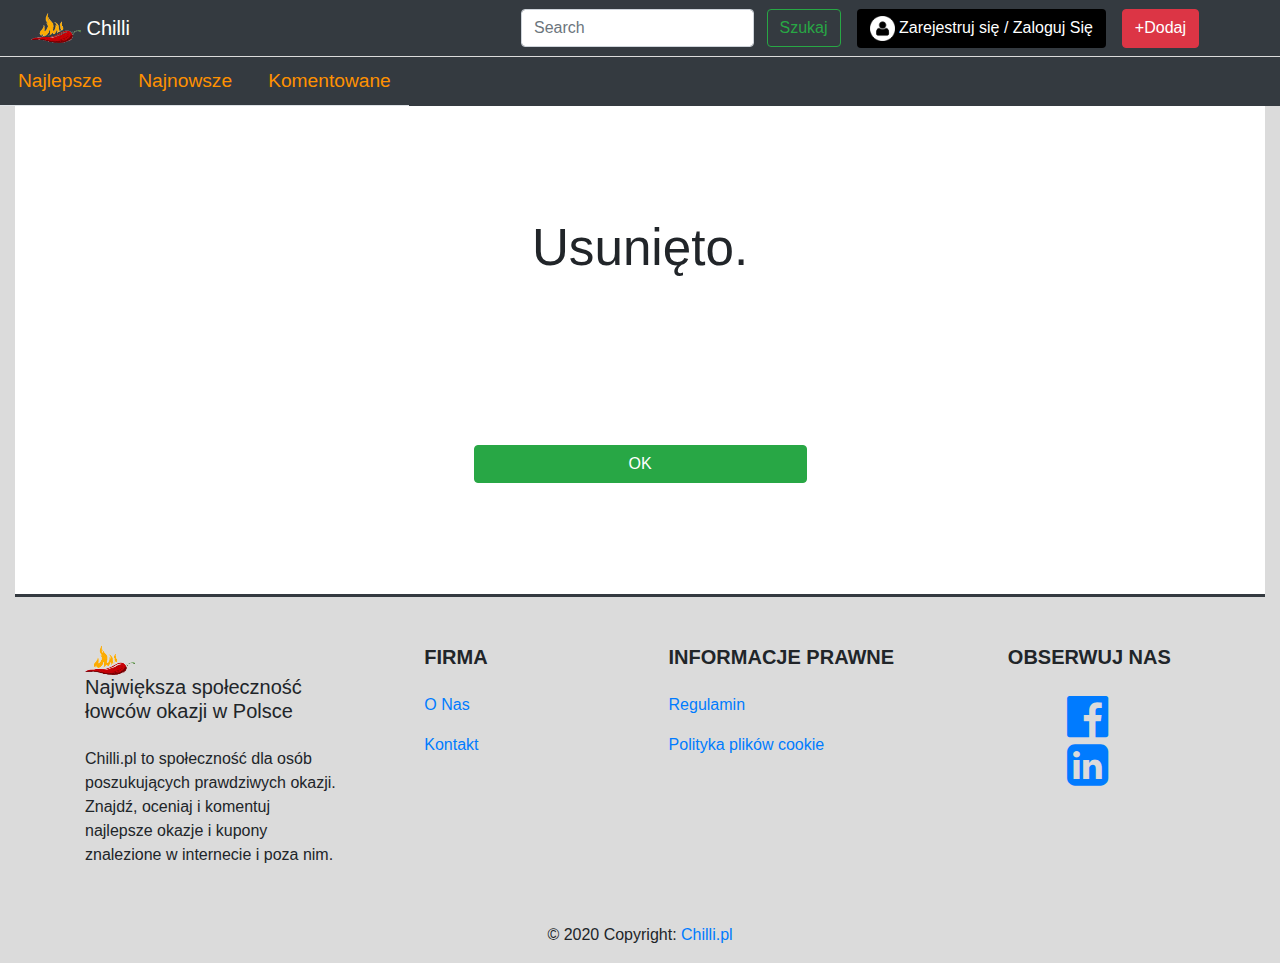
<file: usunokazje.html>
<!DOCTYPE html>
<html lang="PL">
<head>
        <meta charset="UTF-8">
        <title>projektPwl</title>
        <link rel="stylesheet" href="css/projektstyle.css">
        <link rel="stylesheet" href="https://stackpath.bootstrapcdn.com/bootstrap/4.4.1/css/bootstrap.min.css" integrity="sha384-Vkoo8x4CGsO3+Hhxv8T/Q5PaXtkKtu6ug5TOeNV6gBiFeWPGFN9MuhOf23Q9Ifjh" crossorigin="anonymous">
        <script src="https://code.jquery.com/jquery-3.4.1.slim.min.js" integrity="sha384-J6qa4849blE2+poT4WnyKhv5vZF5SrPo0iEjwBvKU7imGFAV0wwj1yYfoRSJoZ+n" crossorigin="anonymous"></script>
        <script src="https://cdn.jsdelivr.net/npm/popper.js@1.16.0/dist/umd/popper.min.js" integrity="sha384-Q6E9RHvbIyZFJoft+2mJbHaEWldlvI9IOYy5n3zV9zzTtmI3UksdQRVvoxMfooAo" crossorigin="anonymous"></script>
        <script src="https://stackpath.bootstrapcdn.com/bootstrap/4.4.1/js/bootstrap.min.js" integrity="sha384-wfSDF2E50Y2D1uUdj0O3uMBJnjuUD4Ih7YwaYd1iqfktj0Uod8GCExl3Og8ifwB6" crossorigin="anonymous"></script>
        <meta name="viewport" content="width=device-width, initial-scale=1">
        <link rel="stylesheet" href="https://cdnjs.cloudflare.com/ajax/libs/font-awesome/4.7.0/css/font-awesome.min.css">
        <style>
            body{
                margin: 0;
                background-color: rgba(179, 179, 179, 0.479);
            }
        </style>
</head>
<body>
    <div class="container-fluid">
        <header class="bg-dark">
            <nav class="row navbar navbar-dark bg-dark d-flex flex-nowrap">
                <div class="col ml-auto" id="one1">
                    <a class="navbar-brand" href="index.html">
                        <img src="images/logochilli2.png" width="50" height="30" class="d-inline-block align-top" alt="">
                        Chilli
                    </a>
                </div>
                <div class="col-10 ml-auto mr-auto d-md-flex justify-content-end" id="one2">
                    <form class="d-none d-lg-block form-inline my-2 my-lg-0 justify-content-end flex-nowrap">
                        <input class="form-control mr-sm-2" type="search" placeholder="Search" aria-label="Search">
                        <button class="btn btn-outline-success my-2 my-sm-0" type="submit">Szukaj</button>
                    </form>
                    <div class="d-none d-md-block justify-content-end text- mr-3 ml-3">
                        <a id="one3" class="test-loginButton btn btn--mode-header-login btn--toW5-square" href="#">
                            <img src="images/pngwave.png" width="25" height="25" class="d-inline-block align-top" alt="">
                            <span class="space--l-2 hide--toW5">Zarejestruj się / Zaloguj Się</span></a>
                    </div>
                    <div class="d-flex justify-content-end" id="dodajbutt">
                        <a class="btn btn-danger" href="add.html">+Dodaj</a>
                      </div>
                </div>
            </nav>
        </header>
        <div class="row d-flex flex-nowrap bg-dark" id="subnav1">
            <ul class="nav nav-tabs" id="myTab" role="tablist">
                <li class="nav-item">
                    <a class="nav-link" id="sub1" href="#">Najlepsze</a>
                </li>
                <li class="nav-item">
                    <a class="nav-link" id="sub2" href="#">Najnowsze</a>
                </li>
                <li class="nav-item">
                    <a class="nav-link" id="sub3" href="#">Komentowane</a>
                </li>
            </ul>
        </div>

        <div id="conf_M">
            <div class="container d-flex justify-content-center">
                <h1>Usunięto.</h1>
            </div>
            <div class="container d-flex justify-content-center">
                <a class="btn btn-success" href="#">OK</a>
            </div>
        </div>
        <div>
            <hr style="height: 3px; border: 0px; margin: 0; padding: 0; margin-left: 0;" class="bg-dark">
        </div>
        
        <footer class="page-footer font-small mdb-color lighten-3 pt-4">
            <div class="container text-center text-md-left">
            <div class="row">
            <div class="col-md-4 col-lg-3 mr-auto my-md-4 my-0 mt-4 mb-1" id="footerinfo">
                <img src="images/logochilli2.png" width="50" height="30" class="d-inline-block align-top" alt="">
                <h5 class="mb-4">Największa społeczność łowców okazji w Polsce</h5>
                <p>Chilli.pl to społeczność dla osób poszukujących prawdziwych okazji. Znajdź, oceniaj i komentuj najlepsze okazje i kupony znalezione w internecie i poza nim.</p>
            </div>
            <hr class="clearfix w-100 d-md-none">
            <div class="col-md-2 col-lg-2 mx-auto my-md-4 my-0 mt-4 mb-1">
                <h5 class="font-weight-bold text-uppercase mb-4">Firma</h5>
                <ul class="list-unstyled">
                    <li>
                        <p>
                            <a href="oNas.html">O Nas</a>
                        </p>
                    </li>
                    <li>
                        <p>
                            <a href="kontakt.html">Kontakt</a>
                        </p>
                    </li>
                </ul>
            </div>
            <hr class="clearfix w-100 d-md-none">
            <div class="col-md-4 col-lg-3 mx-auto my-md-4 my-0 mt-4 mb-1">
                <h5 class="font-weight-bold text-uppercase mb-4" style="white-space: nowrap;">Informacje prawne</h5>
                    <ul class="list-unstyled">
                        <li>
                            <p>
                                <a href="regulamin.html">Regulamin</a>
                            </p>
                        </li>
                        <li>
                            <p>
                                <a href="cookie.html">Polityka plików cookie</a>
                            </p>
                        </li>
                    </ul>
            </div>
            <hr class="clearfix w-100 d-md-none">
            <div class="col-md-2 col-lg-2 text-center mx-auto my-4" style="white-space: nowrap;">
                <h5 class="font-weight-bold text-uppercase mb-4">Obserwuj nas</h5>
                    <a class="btn-floating btn-fb" href="https://www.facebook.com/pl.pepper">
                        <i class="fa fa-facebook-official" style="font-size:48px"></i>
                    </a><br>
                    <a class="btn-floating btn-tw" href="https://www.linkedin.com/company/pepper.com/">
                        <i class="fa fa-linkedin-square" style="font-size:48px" ></i>
                    </a>
            </div>
            </div>
            </div>
            <div class="footer-copyright text-center py-3">© 2020 Copyright:
                <a href="https://chilli.pl/"> Chilli.pl</a>
            </div>
        </footer>

        </div>

        <div class="popup">
            <div class="popup-content">
                <img src="images/close.png" alt="Close" class="close">
                <img src="images/user.png" alt="User" width="70" height="70" id="user">
                <input type="text" placeholder="Login">
                <input type="text" placeholder="Hasło">
                <a href="#" id="logbutton" class="button btn btn--mode-header-login btn--toW5-square">Zaloguj się</a>
            </div>

        </div>
        <script>
            document.getElementById("one3").addEventListener("click", function(){
                document.querySelector(".popup").style.display = "flex";
            })

            document.querySelector(".close").addEventListener("click", function(){
                document.querySelector(".popup").style.display = "none";
            })
        </script>
</body>
</file>
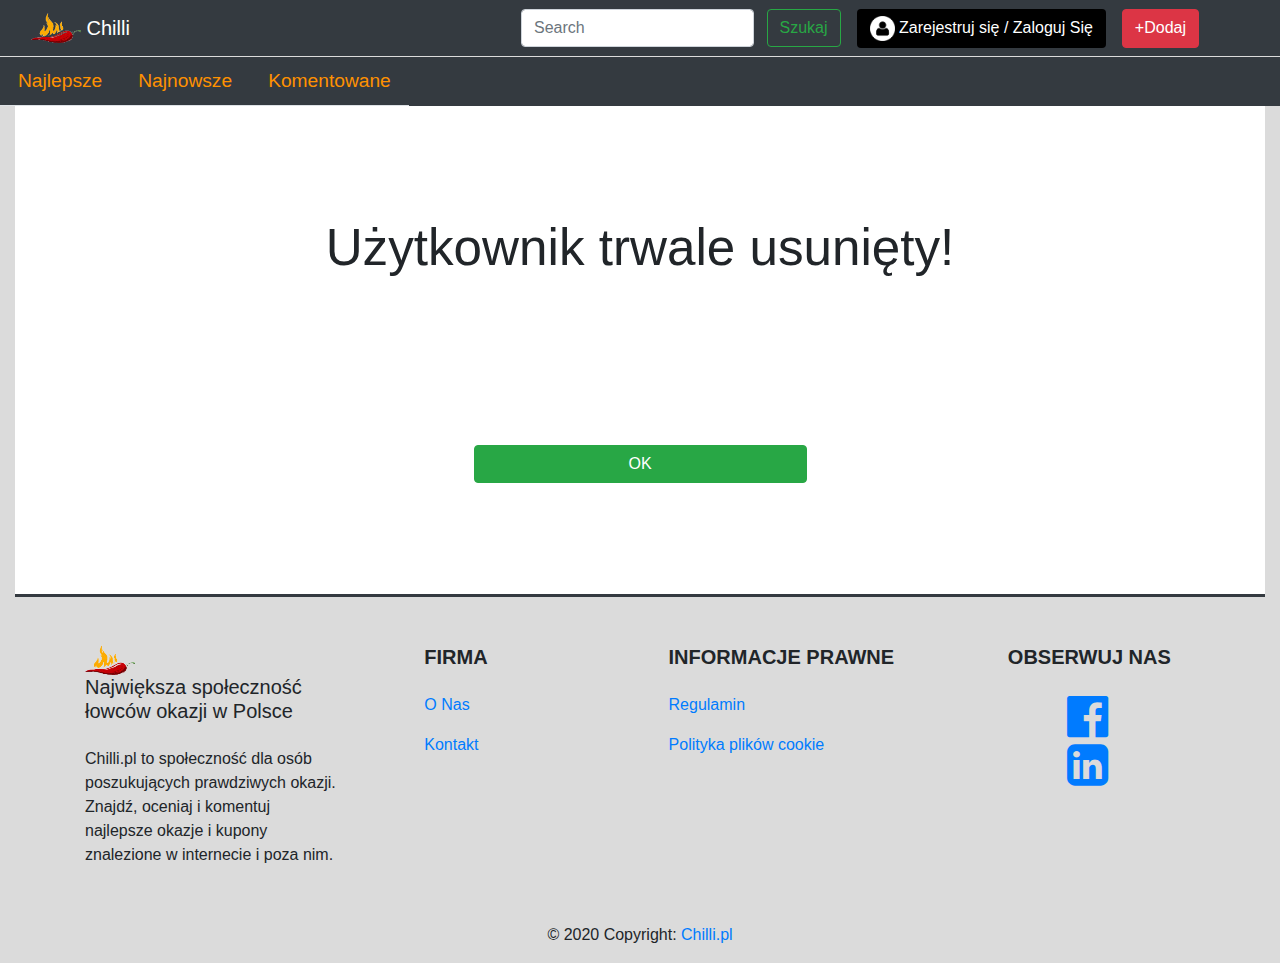
<file: usunuzytkownika.html>
<!DOCTYPE html>
<html lang="PL">
<head>
        <meta charset="UTF-8">
        <title>projektPwl</title>
        <link rel="stylesheet" href="css/projektstyle.css">
        <link rel="stylesheet" href="https://stackpath.bootstrapcdn.com/bootstrap/4.4.1/css/bootstrap.min.css" integrity="sha384-Vkoo8x4CGsO3+Hhxv8T/Q5PaXtkKtu6ug5TOeNV6gBiFeWPGFN9MuhOf23Q9Ifjh" crossorigin="anonymous">
        <script src="https://code.jquery.com/jquery-3.4.1.slim.min.js" integrity="sha384-J6qa4849blE2+poT4WnyKhv5vZF5SrPo0iEjwBvKU7imGFAV0wwj1yYfoRSJoZ+n" crossorigin="anonymous"></script>
        <script src="https://cdn.jsdelivr.net/npm/popper.js@1.16.0/dist/umd/popper.min.js" integrity="sha384-Q6E9RHvbIyZFJoft+2mJbHaEWldlvI9IOYy5n3zV9zzTtmI3UksdQRVvoxMfooAo" crossorigin="anonymous"></script>
        <script src="https://stackpath.bootstrapcdn.com/bootstrap/4.4.1/js/bootstrap.min.js" integrity="sha384-wfSDF2E50Y2D1uUdj0O3uMBJnjuUD4Ih7YwaYd1iqfktj0Uod8GCExl3Og8ifwB6" crossorigin="anonymous"></script>
        <meta name="viewport" content="width=device-width, initial-scale=1">
        <link rel="stylesheet" href="https://cdnjs.cloudflare.com/ajax/libs/font-awesome/4.7.0/css/font-awesome.min.css">
        <style>
            body{
                margin: 0;
                background-color: rgba(179, 179, 179, 0.479);
            }
        </style>
</head>
<body>
    <div class="container-fluid">
        <header class="bg-dark">
            <nav class="row navbar navbar-dark bg-dark d-flex flex-nowrap">
                <div class="col ml-auto" id="one1">
                    <a class="navbar-brand" href="index.html">
                        <img src="images/logochilli2.png" width="50" height="30" class="d-inline-block align-top" alt="">
                        Chilli
                    </a>
                </div>
                <div class="col-10 ml-auto mr-auto d-md-flex justify-content-end" id="one2">
                    <form class="d-none d-lg-block form-inline my-2 my-lg-0 justify-content-end flex-nowrap">
                        <input class="form-control mr-sm-2" type="search" placeholder="Search" aria-label="Search">
                        <button class="btn btn-outline-success my-2 my-sm-0" type="submit">Szukaj</button>
                    </form>
                    <div class="d-none d-md-block justify-content-end text- mr-3 ml-3">
                        <a id="one3" class="test-loginButton btn btn--mode-header-login btn--toW5-square" href="#">
                            <img src="images/pngwave.png" width="25" height="25" class="d-inline-block align-top" alt="">
                            <span class="space--l-2 hide--toW5">Zarejestruj się / Zaloguj Się</span></a>
                    </div>
                    <div class="d-flex justify-content-end" id="dodajbutt">
                        <a class="btn btn-danger" href="add.html">+Dodaj</a>
                      </div>
                </div>
            </nav>
        </header>
        <div class="row d-flex flex-nowrap bg-dark" id="subnav1">
            <ul class="nav nav-tabs" id="myTab" role="tablist">
                <li class="nav-item">
                    <a class="nav-link" id="sub1" href="#">Najlepsze</a>
                </li>
                <li class="nav-item">
                    <a class="nav-link" id="sub2" href="#">Najnowsze</a>
                </li>
                <li class="nav-item">
                    <a class="nav-link" id="sub3" href="#">Komentowane</a>
                </li>
            </ul>
        </div>

        <div id="conf_M">
            <div class="container d-flex justify-content-center">
                <h1>Użytkownik trwale usunięty!</h1>
            </div>
            <div class="container d-flex justify-content-center">
                <a class="btn btn-success" href="#">OK</a>
            </div>
        </div>
        <div>
            <hr style="height: 3px; border: 0px; margin: 0; padding: 0; margin-left: 0;" class="bg-dark">
        </div>
        
        <footer class="page-footer font-small mdb-color lighten-3 pt-4">
            <div class="container text-center text-md-left">
            <div class="row">
            <div class="col-md-4 col-lg-3 mr-auto my-md-4 my-0 mt-4 mb-1" id="footerinfo">
                <img src="images/logochilli2.png" width="50" height="30" class="d-inline-block align-top" alt="">
                <h5 class="mb-4">Największa społeczność łowców okazji w Polsce</h5>
                <p>Chilli.pl to społeczność dla osób poszukujących prawdziwych okazji. Znajdź, oceniaj i komentuj najlepsze okazje i kupony znalezione w internecie i poza nim.</p>
            </div>
            <hr class="clearfix w-100 d-md-none">
            <div class="col-md-2 col-lg-2 mx-auto my-md-4 my-0 mt-4 mb-1">
                <h5 class="font-weight-bold text-uppercase mb-4">Firma</h5>
                <ul class="list-unstyled">
                    <li>
                        <p>
                            <a href="oNas.html">O Nas</a>
                        </p>
                    </li>
                    <li>
                        <p>
                            <a href="kontakt.html">Kontakt</a>
                        </p>
                    </li>
                </ul>
            </div>
            <hr class="clearfix w-100 d-md-none">
            <div class="col-md-4 col-lg-3 mx-auto my-md-4 my-0 mt-4 mb-1">
                <h5 class="font-weight-bold text-uppercase mb-4" style="white-space: nowrap;">Informacje prawne</h5>
                    <ul class="list-unstyled">
                        <li>
                            <p>
                                <a href="regulamin.html">Regulamin</a>
                            </p>
                        </li>
                        <li>
                            <p>
                                <a href="cookie.html">Polityka plików cookie</a>
                            </p>
                        </li>
                    </ul>
            </div>
            <hr class="clearfix w-100 d-md-none">
            <div class="col-md-2 col-lg-2 text-center mx-auto my-4" style="white-space: nowrap;">
                <h5 class="font-weight-bold text-uppercase mb-4">Obserwuj nas</h5>
                    <a class="btn-floating btn-fb" href="https://www.facebook.com/pl.pepper">
                        <i class="fa fa-facebook-official" style="font-size:48px"></i>
                    </a><br>
                    <a class="btn-floating btn-tw" href="https://www.linkedin.com/company/pepper.com/">
                        <i class="fa fa-linkedin-square" style="font-size:48px" ></i>
                    </a>
            </div>
            </div>
            </div>
            <div class="footer-copyright text-center py-3">© 2020 Copyright:
                <a href="https://chilli.pl/"> Chilli.pl</a>
            </div>
        </footer>

        </div>

        <div class="popup">
            <div class="popup-content">
                <img src="images/close.png" alt="Close" class="close">
                <img src="images/user.png" alt="User" width="70" height="70" id="user">
                <input type="text" placeholder="Login">
                <input type="text" placeholder="Hasło">
                <a href="#" id="logbutton" class="button btn btn--mode-header-login btn--toW5-square">Zaloguj się</a>
            </div>

        </div>
        <script>
            document.getElementById("one3").addEventListener("click", function(){
                document.querySelector(".popup").style.display = "flex";
            })

            document.querySelector(".close").addEventListener("click", function(){
                document.querySelector(".popup").style.display = "none";
            })
        </script>
</body>
</file>
<file: css/projektstyle.css>
header{
    margin-top: 0;
}

#one2{
    overflow: hidden;
}

#one3{
    background-color: black;
    color: white;
}

header{
  margin-left: 0;
  margin-right: 0;
}

section li{
    color: crimson;
}


#subnav1{
    margin-top: 1px;
}

#sub1{
    color: rgb(255, 145, 0);
    font-size: larger;
    border-width: 2px;
}
#sub2{
    color: rgb(255, 145, 0);
    font-size: larger;
    border-width: 2px;
}
#sub3{
    color: rgb(255, 145, 0);
    font-size: larger;
    border-width: 2px;


}
#sub4{
    color: rgb(255, 145, 0);
    font-size: larger;
    
}

#dodajbutt{
    margin-right: 50px;
}


#pageswitch li{
    margin-top: 15px;
}


/*onas*/
#onas{
    
    background-color: white;
}

#onas h3{
    margin-bottom: 50px;
}
#onas h5{
    margin-bottom: 50px;
}




/*kontakt*/
#kontakt{
    background-color: white;
}
#tekstinput1 {
    margin-left: 100px;
    margin-right: 10px;
    display: flex;
    align-items: center;
    white-space: nowrap;
}
#tekstinput2 {
    margin-left: 100px;
    margin-right: 280px;
    display: flex;
    align-items: center;
    white-space: nowrap;
}
#tekstinput2 input{
    margin-left: 10px;
    border-radius: 10px;
    min-width: 100px;
}
#tekstinput3 {
    margin-left: 100px;
    margin-right: 280px;
    display: flex;
    align-items: center;
    white-space: nowrap;
}
#tekstinput3 input{
    margin-left: 10px;
    border-radius: 10px;
    min-width: 100px;
}
#tekstinput4 {
    margin-left: 100px;
    margin-right: 280px;
    display: flex;
    align-items: center;
    white-space: nowrap;
}
#tekstinput5 input{
    margin-left: 10px;
    border-radius: 10px;
    min-width: 100px;
}
#contactmessage{
    margin-left: 10px;
    border-radius: 10px;
    min-width: 100px;
    height: 200px;
}
#tekstinput1 select{
    margin-left: 10px;
    border-radius: 10px;
    font-size: 20px;
    width: 524px;
    height: 46px;
    min-width: 100px;
    -webkit-appearance: none;
    -moz-appearance: none;
    background: transparent;
    background-image: url(https://icon-library.net//images/dropdown-icon-png/dropdown-icon-png-2.jpg);
    background-repeat: no-repeat;
    background-size: 5%;
    background-position-x: 98%;
    background-position-y: 50%;
    text-indent: 10px;
}
#kontakt a{

    border-radius: 20px;
    width: 150px;
}



/*confirmation message*/
#conf_M{
    background-color: white;
    height: auto;
    white-space: nowrap;
}

#conf_M h1{
    margin-top: 10%;
    margin-bottom: 15%;
    font-size:4vw;
}

#conf_M a{
    width: 30%;
    margin-bottom: 10%;
}


/*cookie*/
table {
    border-collapse: collapse;
}
  
table, th, td {
    padding: 15px;
    text-align: left;
    height: 50px;
    border: 1px solid black;
}

/*dodawanie okazji*/
#addokazja1{
    background-color: white;
}
#tekstinputadd{
    align-content: center;
    white-space: nowrap;
}
#tekstinputadd input{
    border-radius: 10px;
}
#addokazja2{
    margin: auto;
}
#addokazja3{
    margin-top: 10px;
    background-color: white;
    border-radius: 5px;
    height: 200px;
}
/*podglad*/

#close-image{
    padding: 10%;
    height: 100px;
}
#close-image img{
    height: 100px;
    width: 100px;
}


/* login page start*/
#dodajbutt{
    margin-left: 0;
}

#logbutton{
    background-color: white;
    color: black;
    margin: 20px;
}


.popup{
    background: rgba(0, 0, 0, 0.6);
    width: 100%;
    height: 100%;
    position: absolute;
    left: 0;
    top: 0;
    display: none;
    justify-content: center;
    align-items: center;
    text-align: center;
}

.popup-content{
    height: 260px;
    width: 500px;
    background: #1d1c1c;
    padding: 20px;
    border-radius: 5px;
    position: relative;
}

input{
    margin: 20px auto;
    display: block;
    width: 100%;
    padding: 10px;
    border: 1px solid gray;
}

.close{
    position: absolute;
    top: 4px;
    right: 4px;
    background: #fff;
    height: 20px;
    width: 20px;
    border-radius: 50%;
    box-shadow: 6px 6px 29px -4px rgba(255, 0, 0, 0.75);
    cursor: pointer;
}
/* login page end*/





/*flex box main page*/
.container-1{
    display: flex;
    margin: 30px;
    flex-direction: column;
    align-items: center;
}
.container-1 div{
    background-color: white;
    /*
    border: 2px rgb(41, 44, 51) solid;
    border-radius: 15px;
     */
    padding: 10px;
    height: 400px;
    width: 70%;
    min-width: 30%;
}

.box-1{
    display: flex;
    align-items: center;
    flex-direction: column;
    border-radius: 10px;
}
.box-1 img{
    height: 100%;
    width: 100%;
}

#titleokazja-1{
    max-height: 16%;
    width: 100%;
    margin-bottom: 10px;
    display: flex;
    justify-content: space-between;
    border-bottom: 1px black solid;
    color: rgb(255, 123, 0);

    border-radius: 10px;
}

#imgitextokazja-1{
    width: 100%;
    height: 80%;
}

#imgokazja-1{
    margin-top: auto;
    flex: 1;
    margin-right: 10px;
    max-height: 100%;
    align-self: center;
    align-items: center;
}
#opisokazja-1{
    flex: 3;
    max-height: 100%;
    border: 1px black solid;
    border-radius: 10px;
}



.box-2{
    display: flex;
    align-items: center;
    flex-direction: column;
    border-radius: 10px;
}
.box-2 img{
    height: 100%;
    width: 100%;
}

#titleokazja-2{
    max-height: 16%;
    width: 100%;
    margin-bottom: 10px;
    display: flex;
    justify-content: space-between;
    border-bottom: 1px black solid;
    color: rgb(255, 123, 0);

    border-radius: 10px;
}

#imgitextokazja-2{
    width: 100%;
    height: 80%;
}

#imgokazja-2{
    margin-top: auto;
    flex: 1;
    margin-right: 10px;
    max-height: 100%;
    align-self: center;
    align-items: center;
}
#opisokazja-2{
    flex: 3;
    max-height: 100%;
    border: 1px black solid;
    border-radius: 10px;
}



.box-3{
    display: flex;
    align-items: center;
    flex-direction: column;
    border-radius: 10px;
}
.box-3 img{
    height: 100%;
    width: 100%;
}

#titleokazja-3{
    max-height: 16%;
    width: 100%;
    margin-bottom: 10px;
    display: flex;
    justify-content: space-between;
    border-bottom: 1px black solid;
    color: rgb(255, 123, 0);

    border-radius: 10px;
}

#imgitextokazja-3{
    width: 100%;
    height: 80%;
}

#imgokazja-3{
    margin-top: auto;
    flex: 1;
    margin-right: 10px;
    max-height: 100%;
    align-self: center;
    align-items: center;
}
#opisokazja-3{
    flex: 3;
    max-height: 100%;
    border: 1px black solid;
    border-radius: 10px;
}






#adminbox-1{
    border: unset;
    background-color: unset;
    margin-top: 1px;
    margin-bottom: 60px;
    height: 50px;
    display: flex;
    justify-content: space-around;
    padding: 2px;
    white-space: nowrap;
}
#adminbox-2{
    border: unset;
    background-color: unset;
    margin-top: 1px;
    margin-bottom: 60px;
    height: 50px;
    display: flex;
    justify-content: space-around;
    padding: 2px;
    white-space: nowrap;
}
#adminbox-3{
    border: unset;
    background-color: unset;
    margin-top: 1px;
    margin-bottom: 60px;
    height: 50px;
    display: flex;
    justify-content: space-around;
    padding: 2px;
    white-space: nowrap;
}






/*admin log page*/
#adminlogbody{
    background: #eee;
}
#admindiv{
    border: solid grey 1px;
    width: 20%;
    border-radius: 5px;
    margin: 100px auto;
    background: white;
}
#adminbtn{
    color: #fff;
    background: #337ab7;
}

#admindiv p input{
    width: 80%;
}
#admindiv p label{
    padding: 6%;
}
</file>
